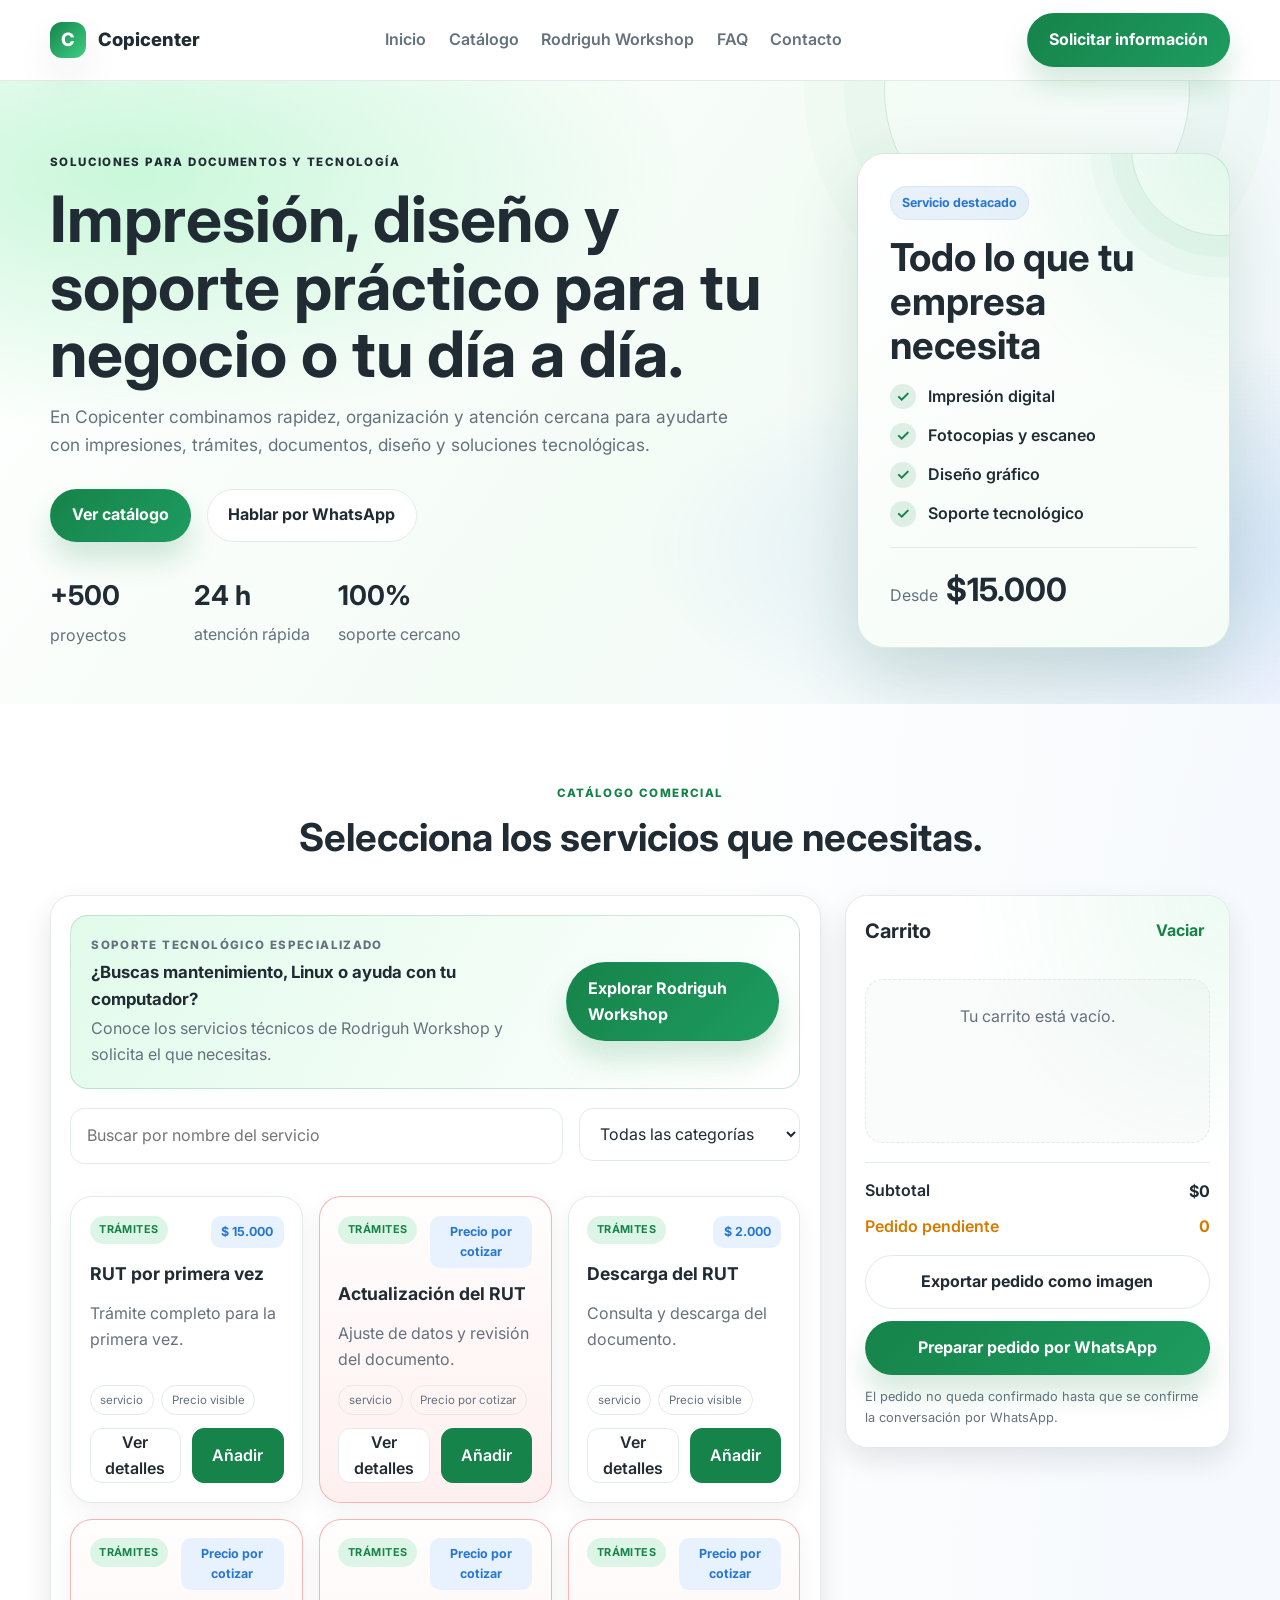
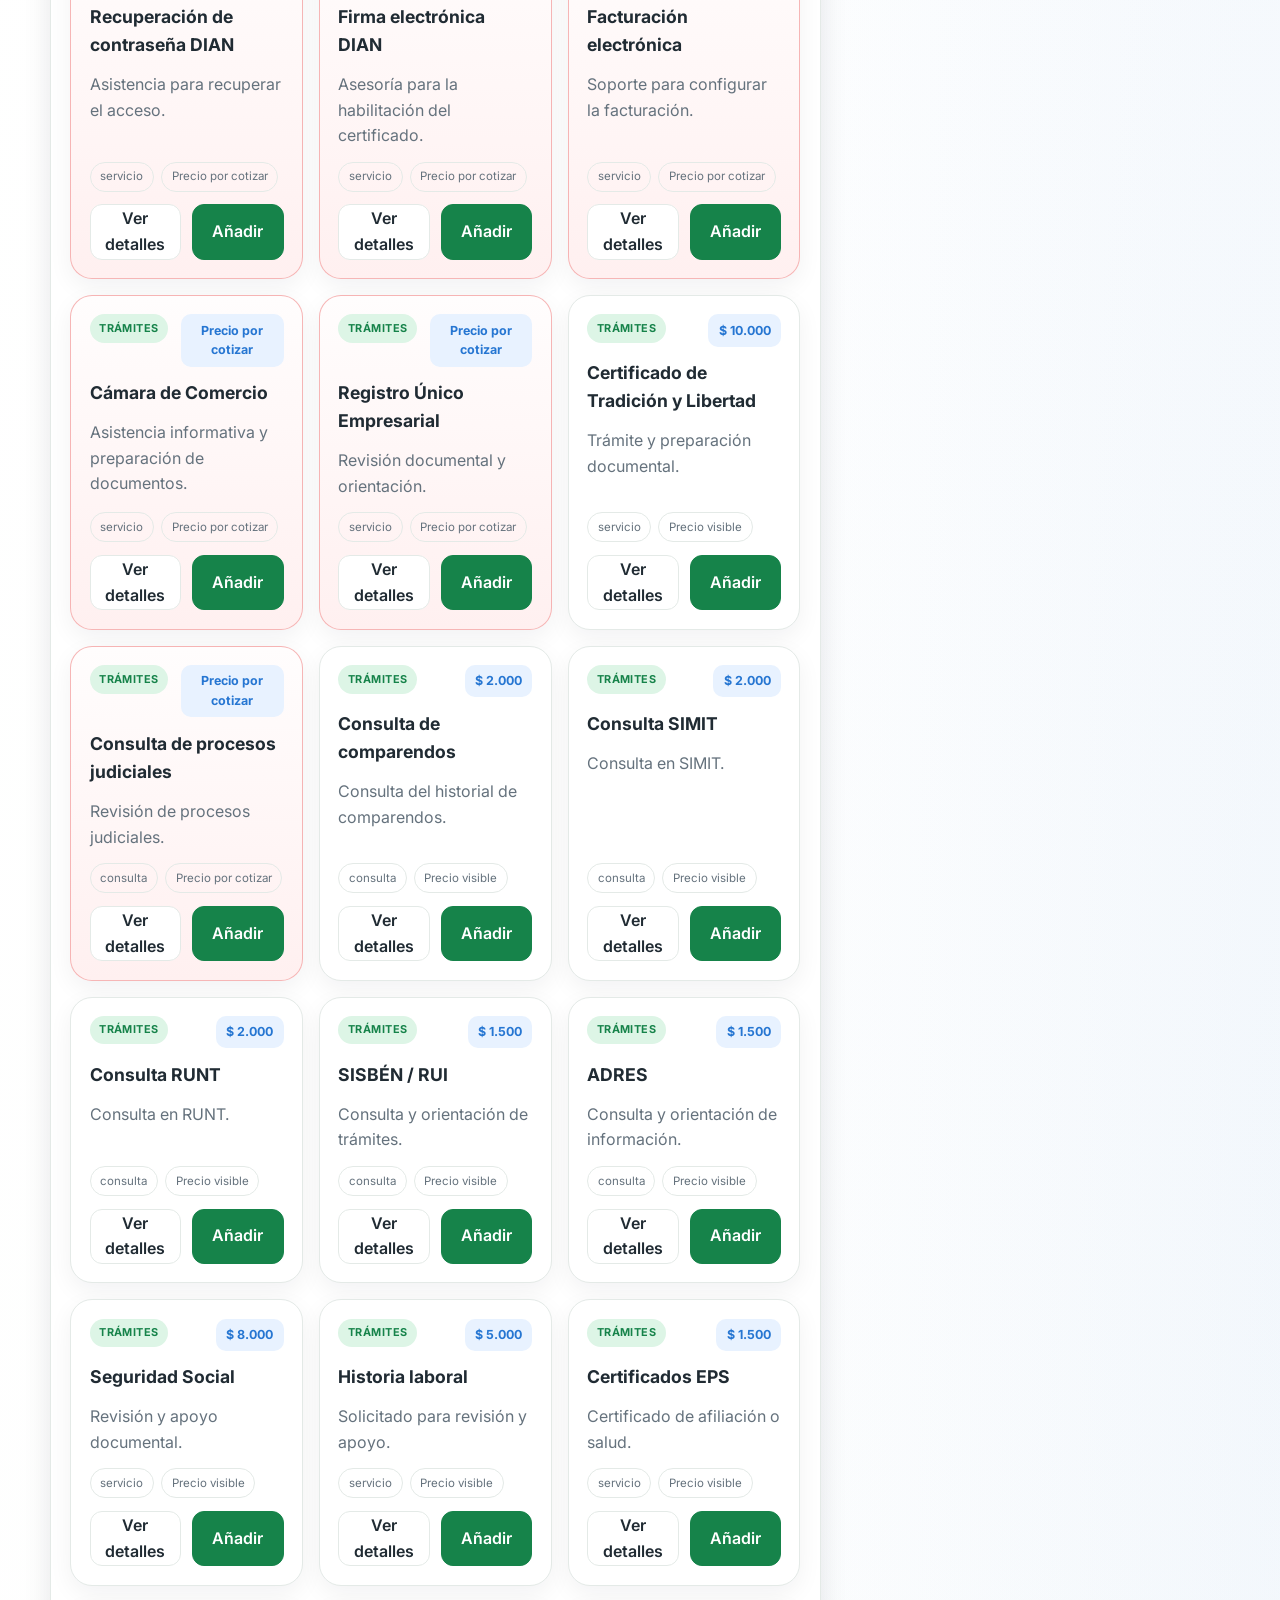
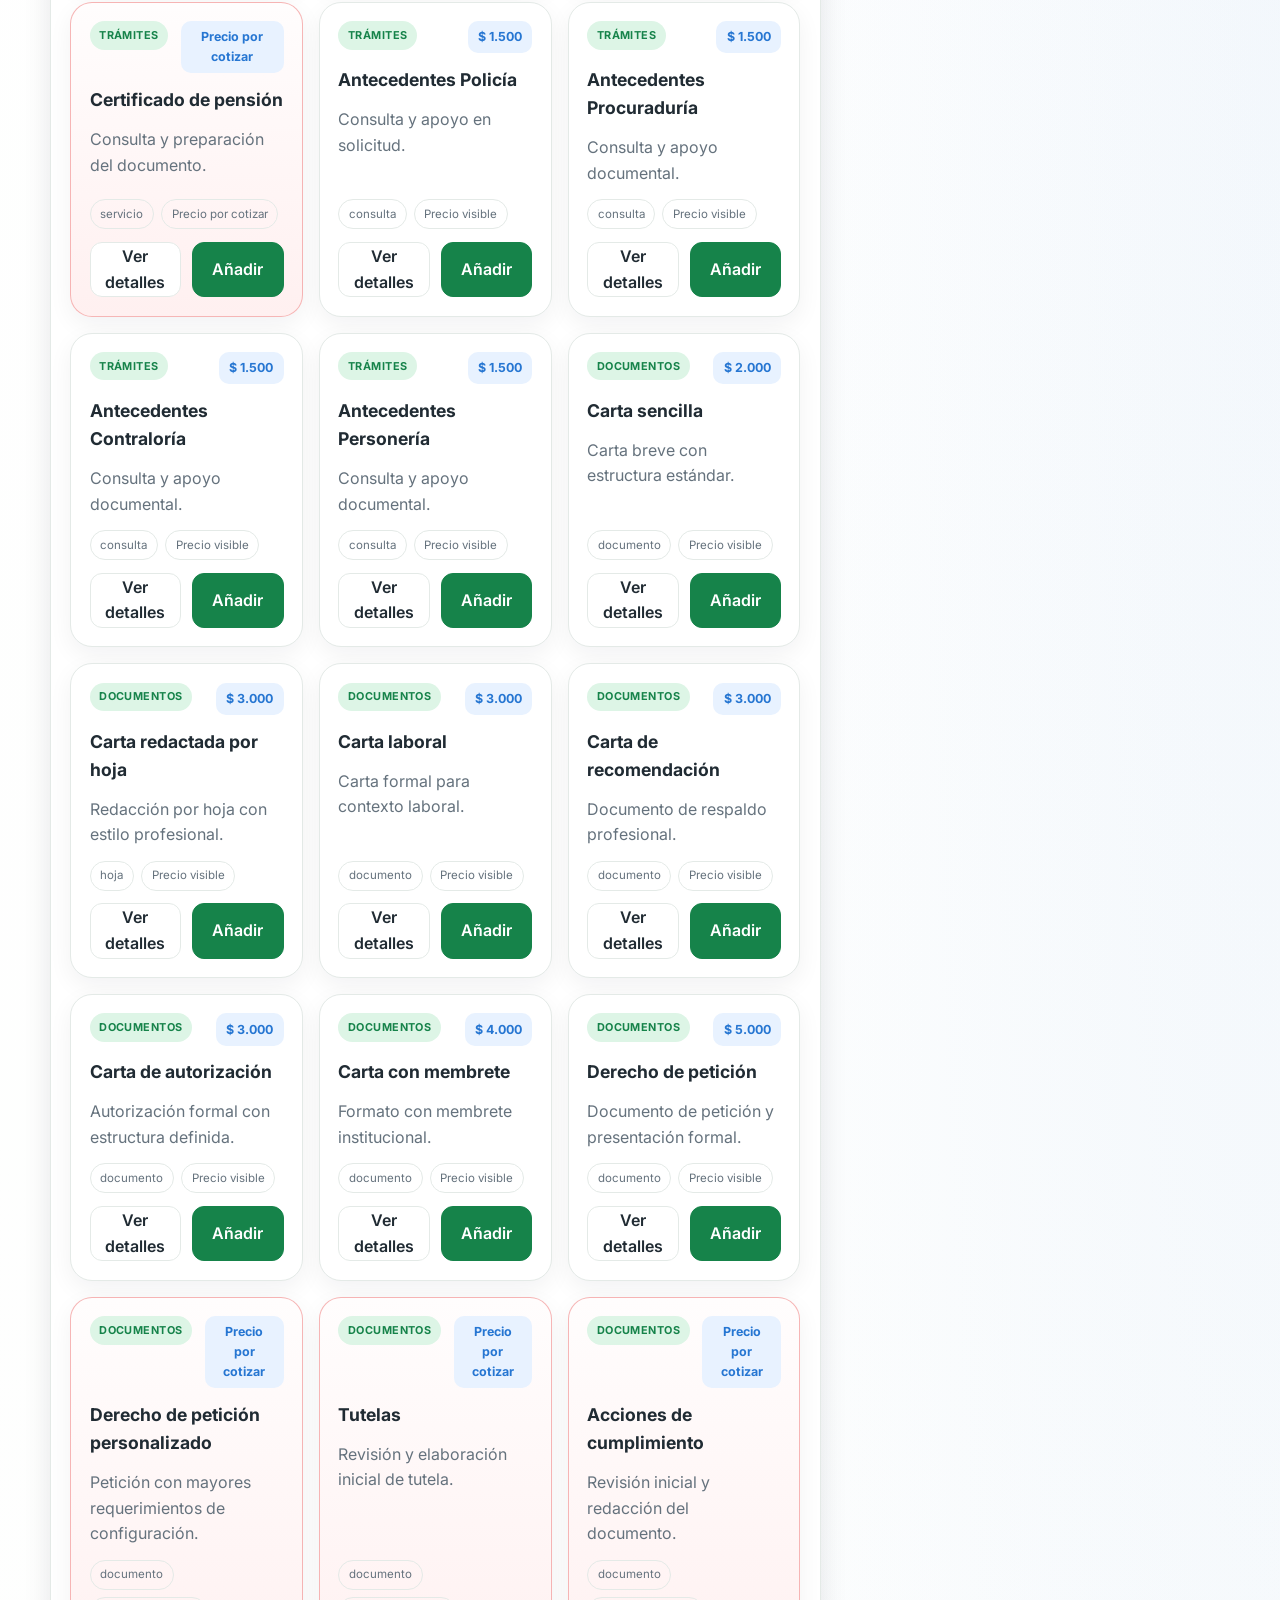
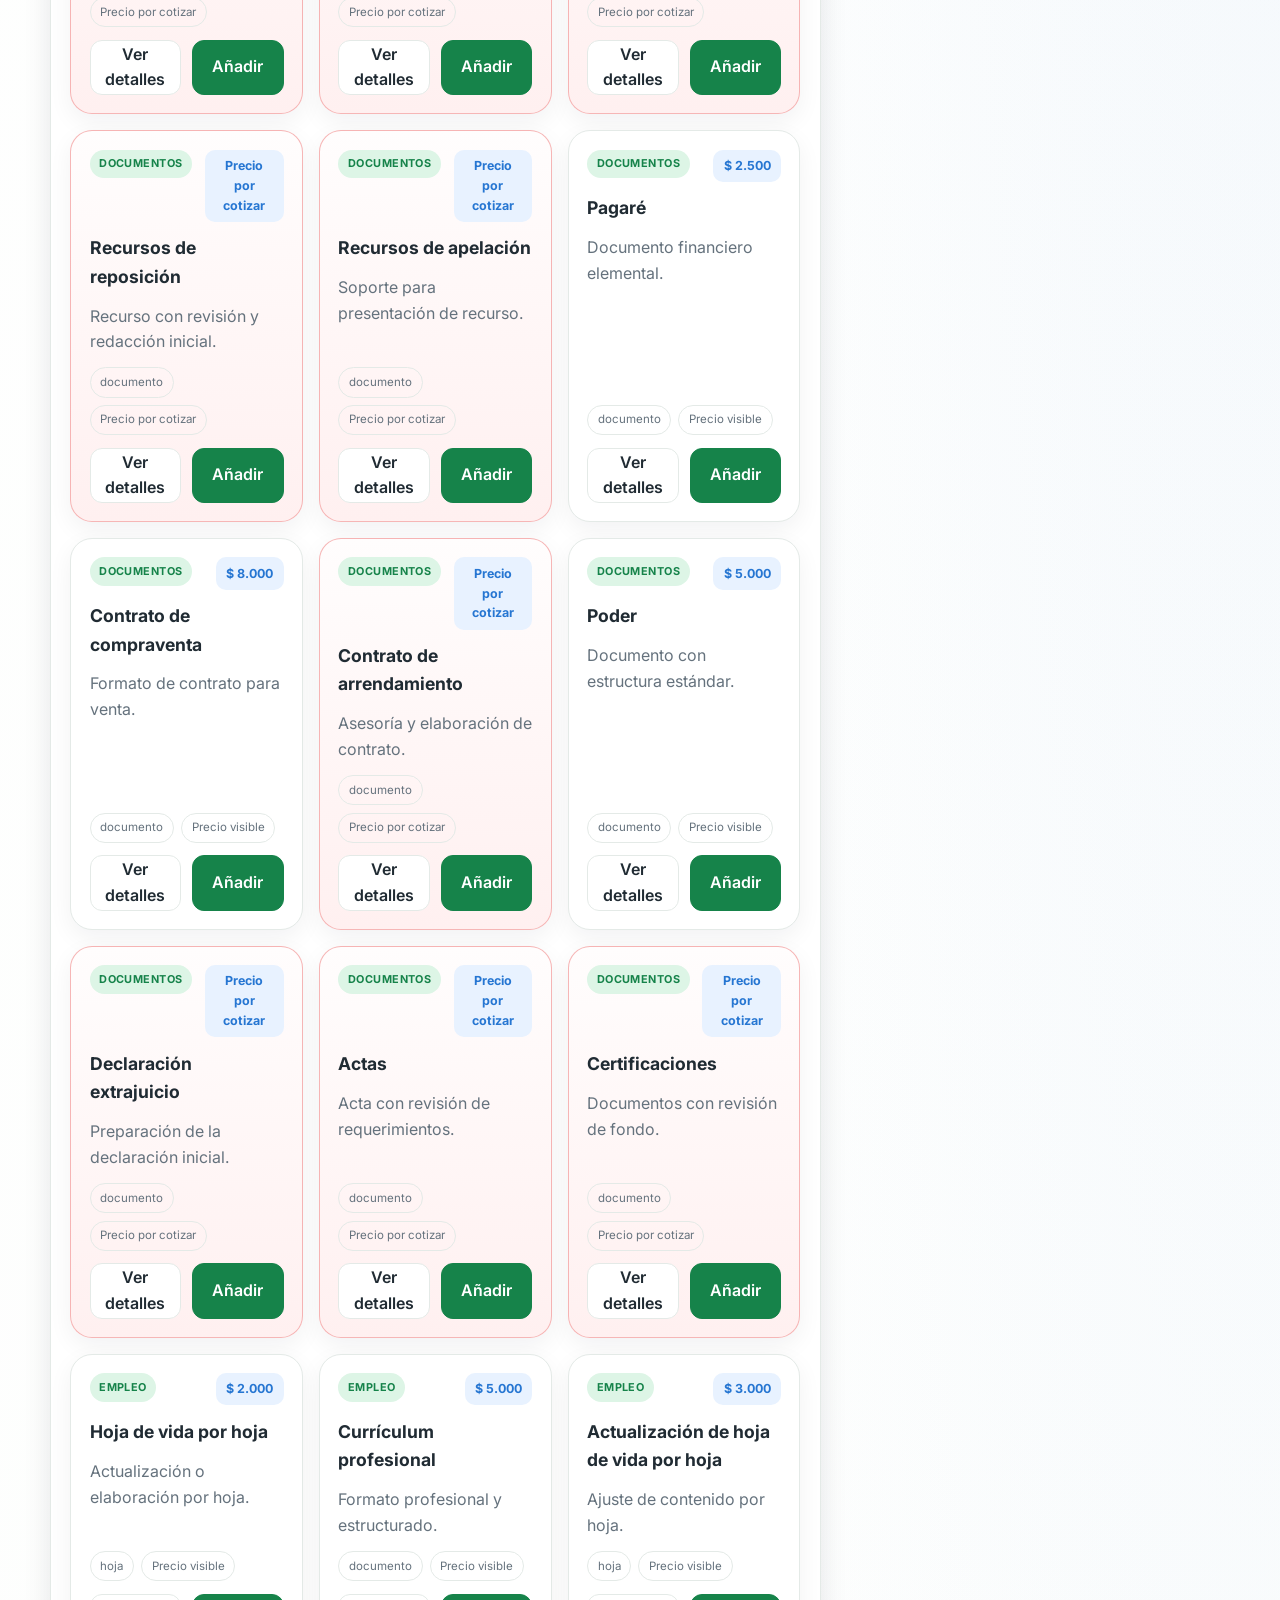
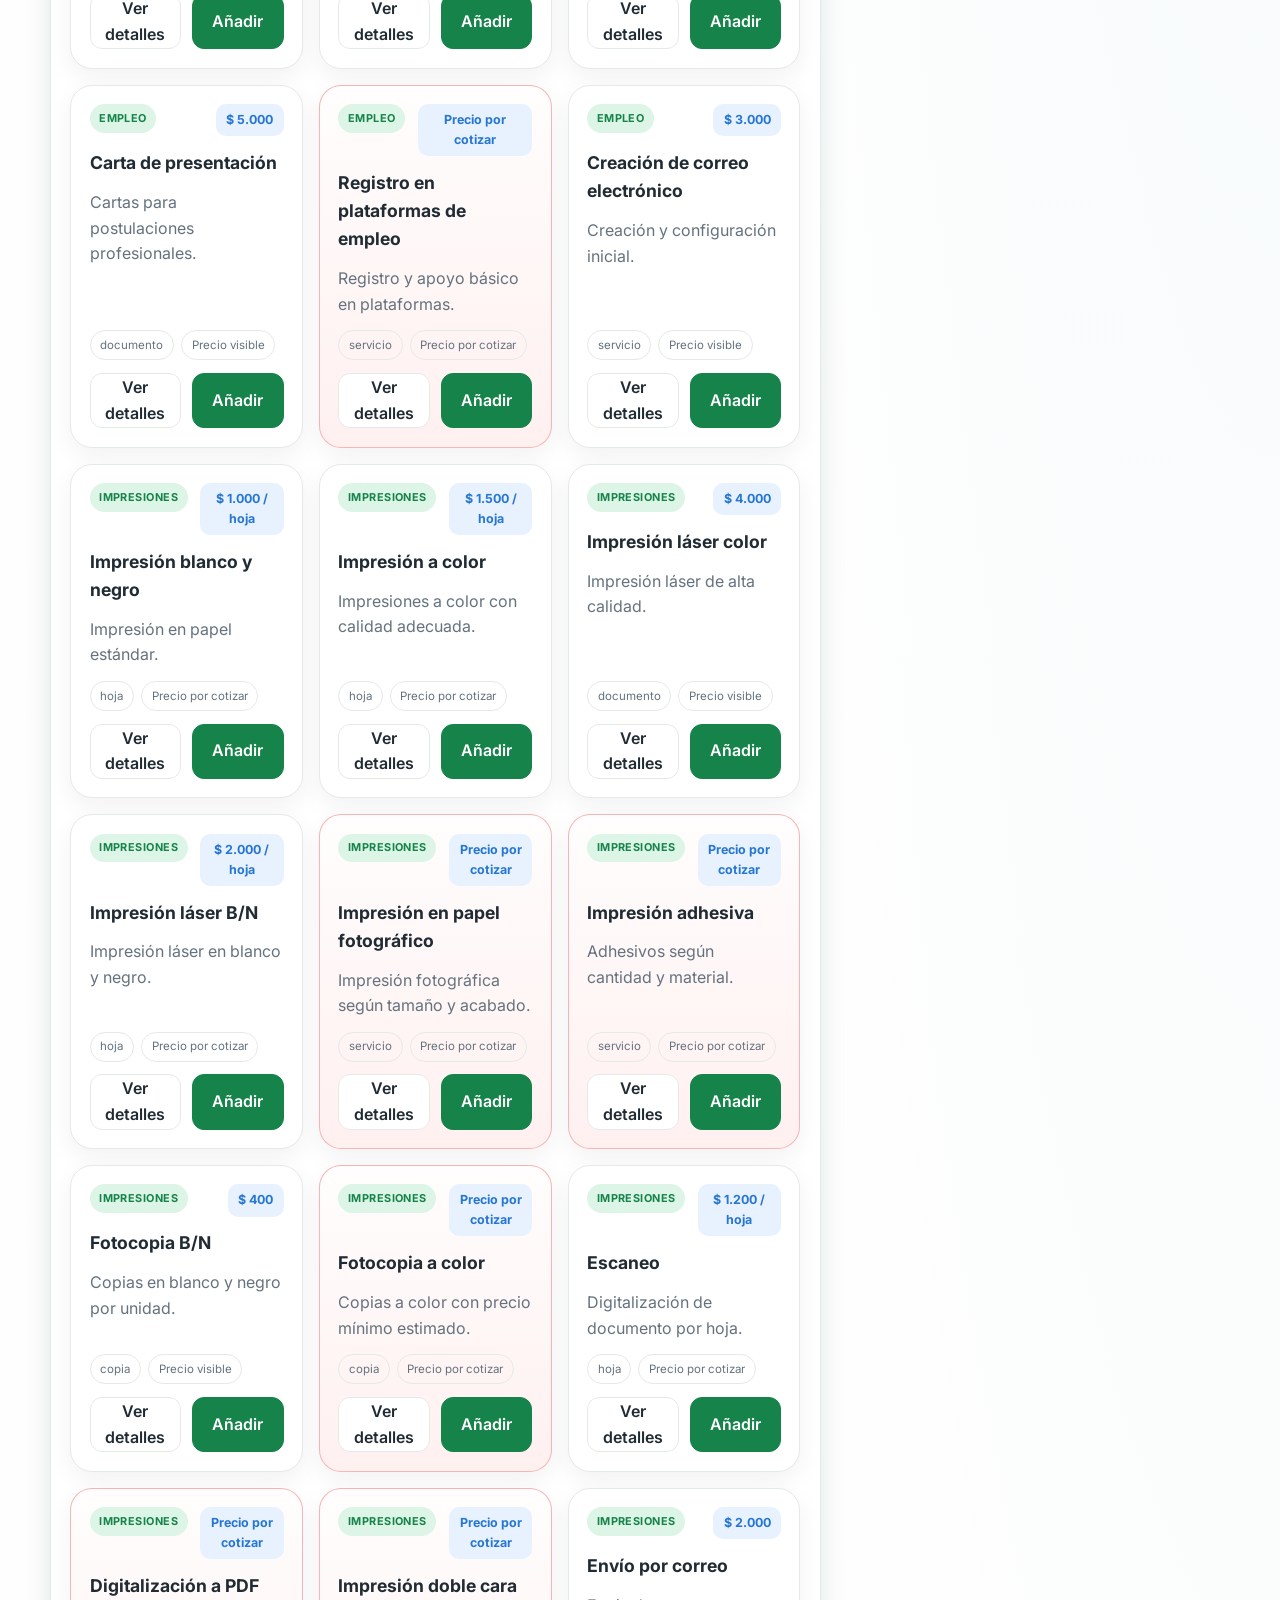
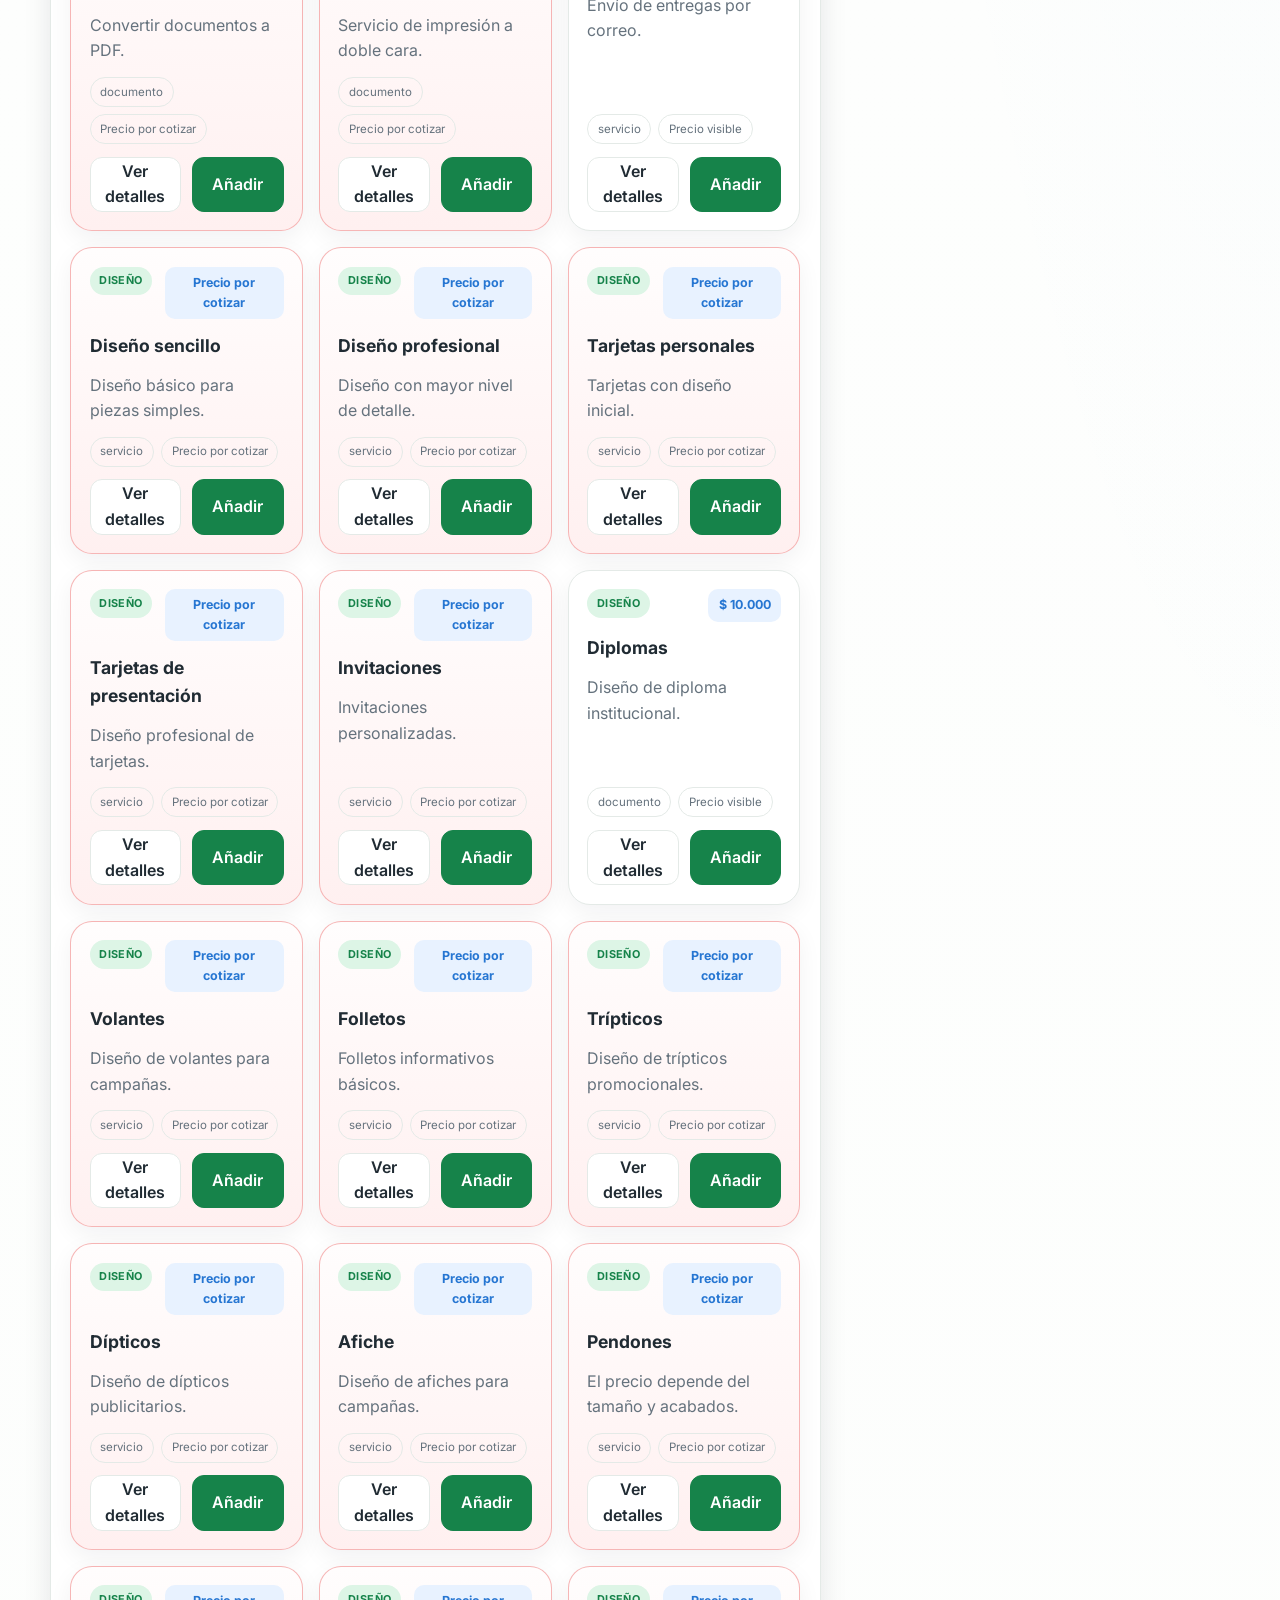
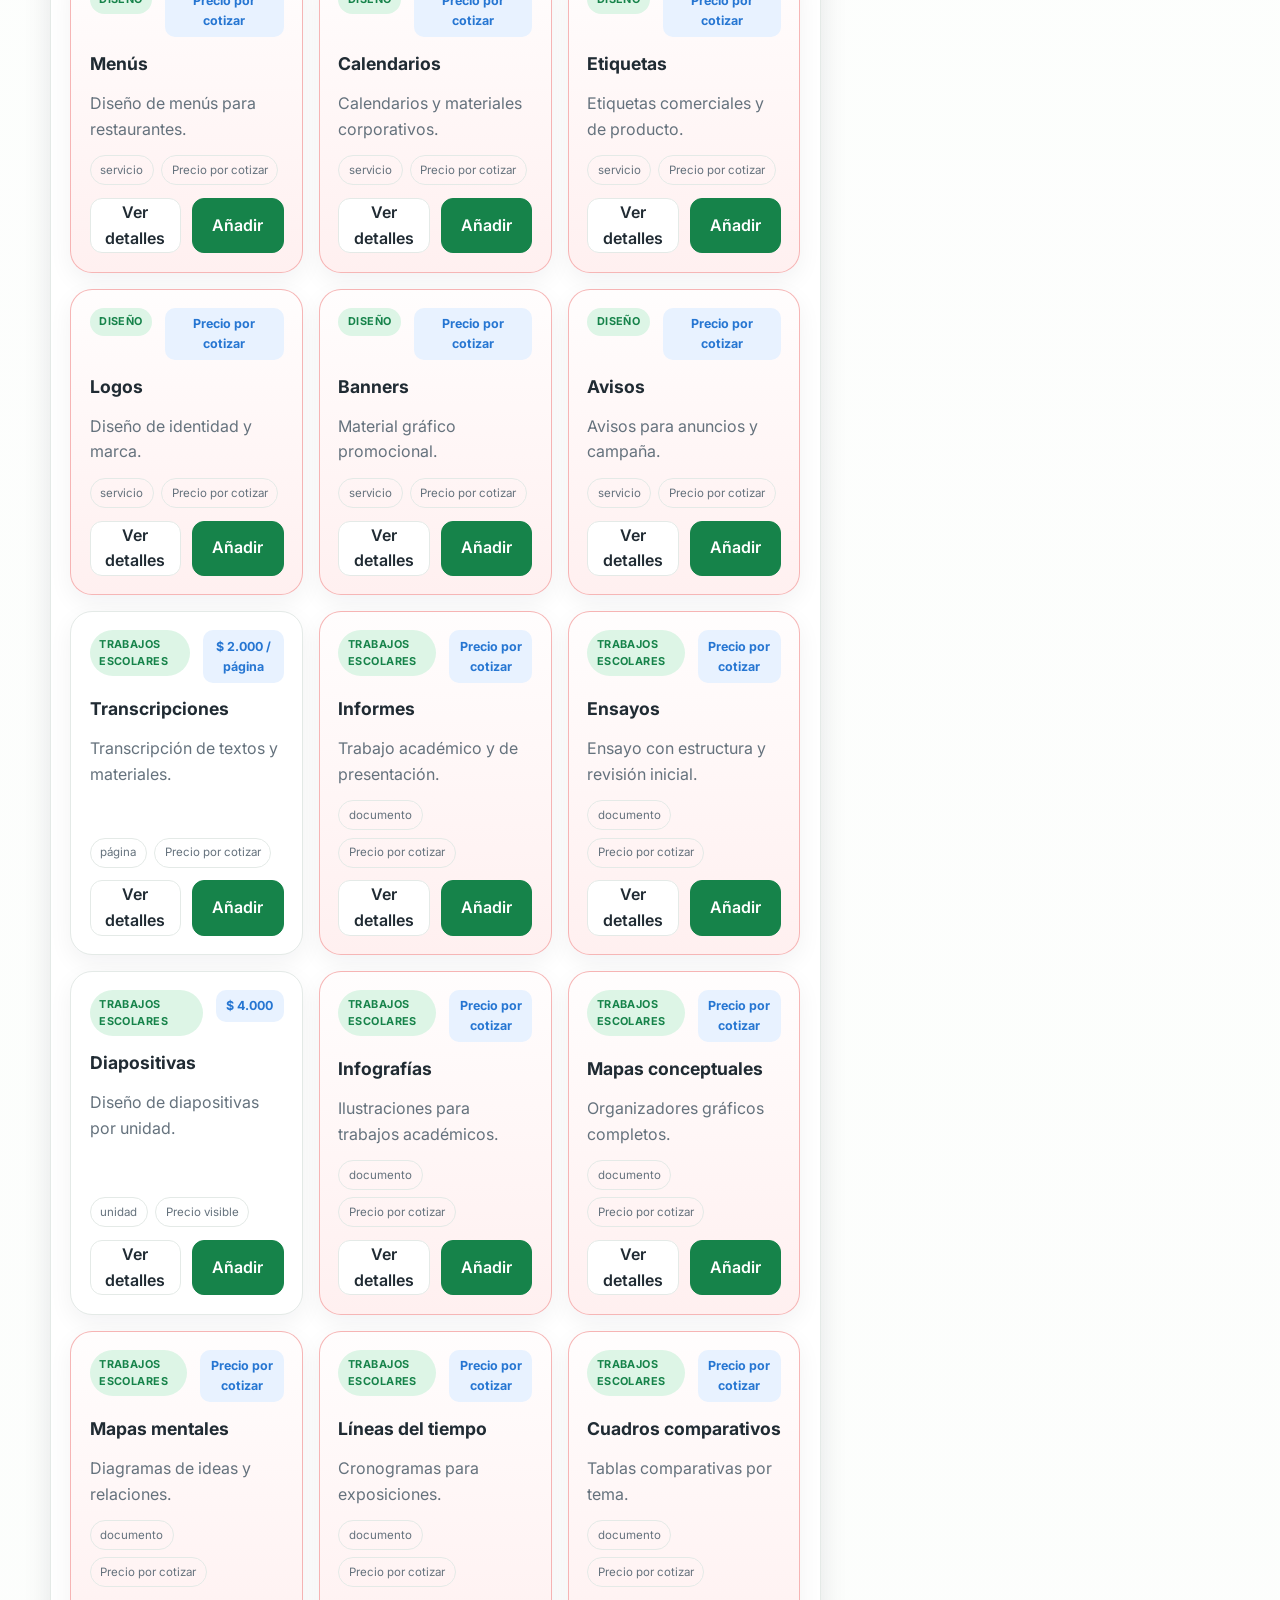
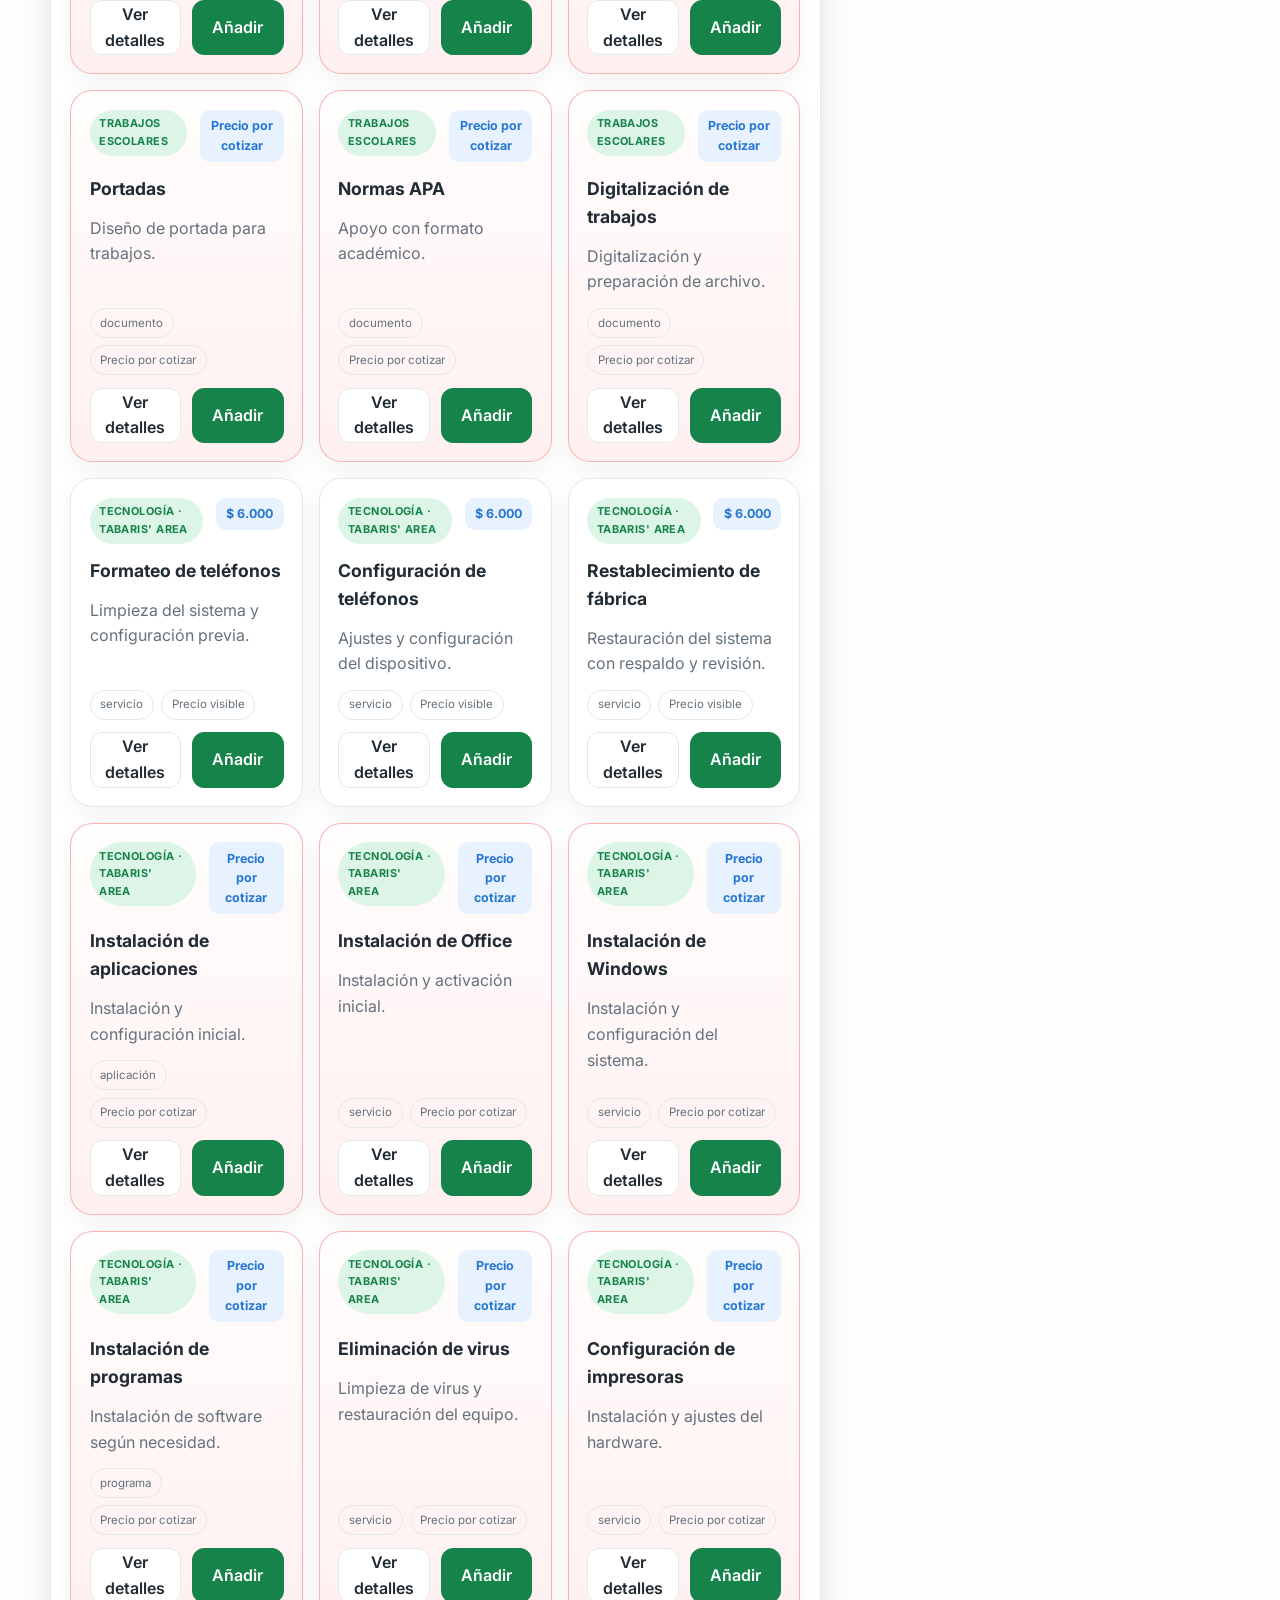
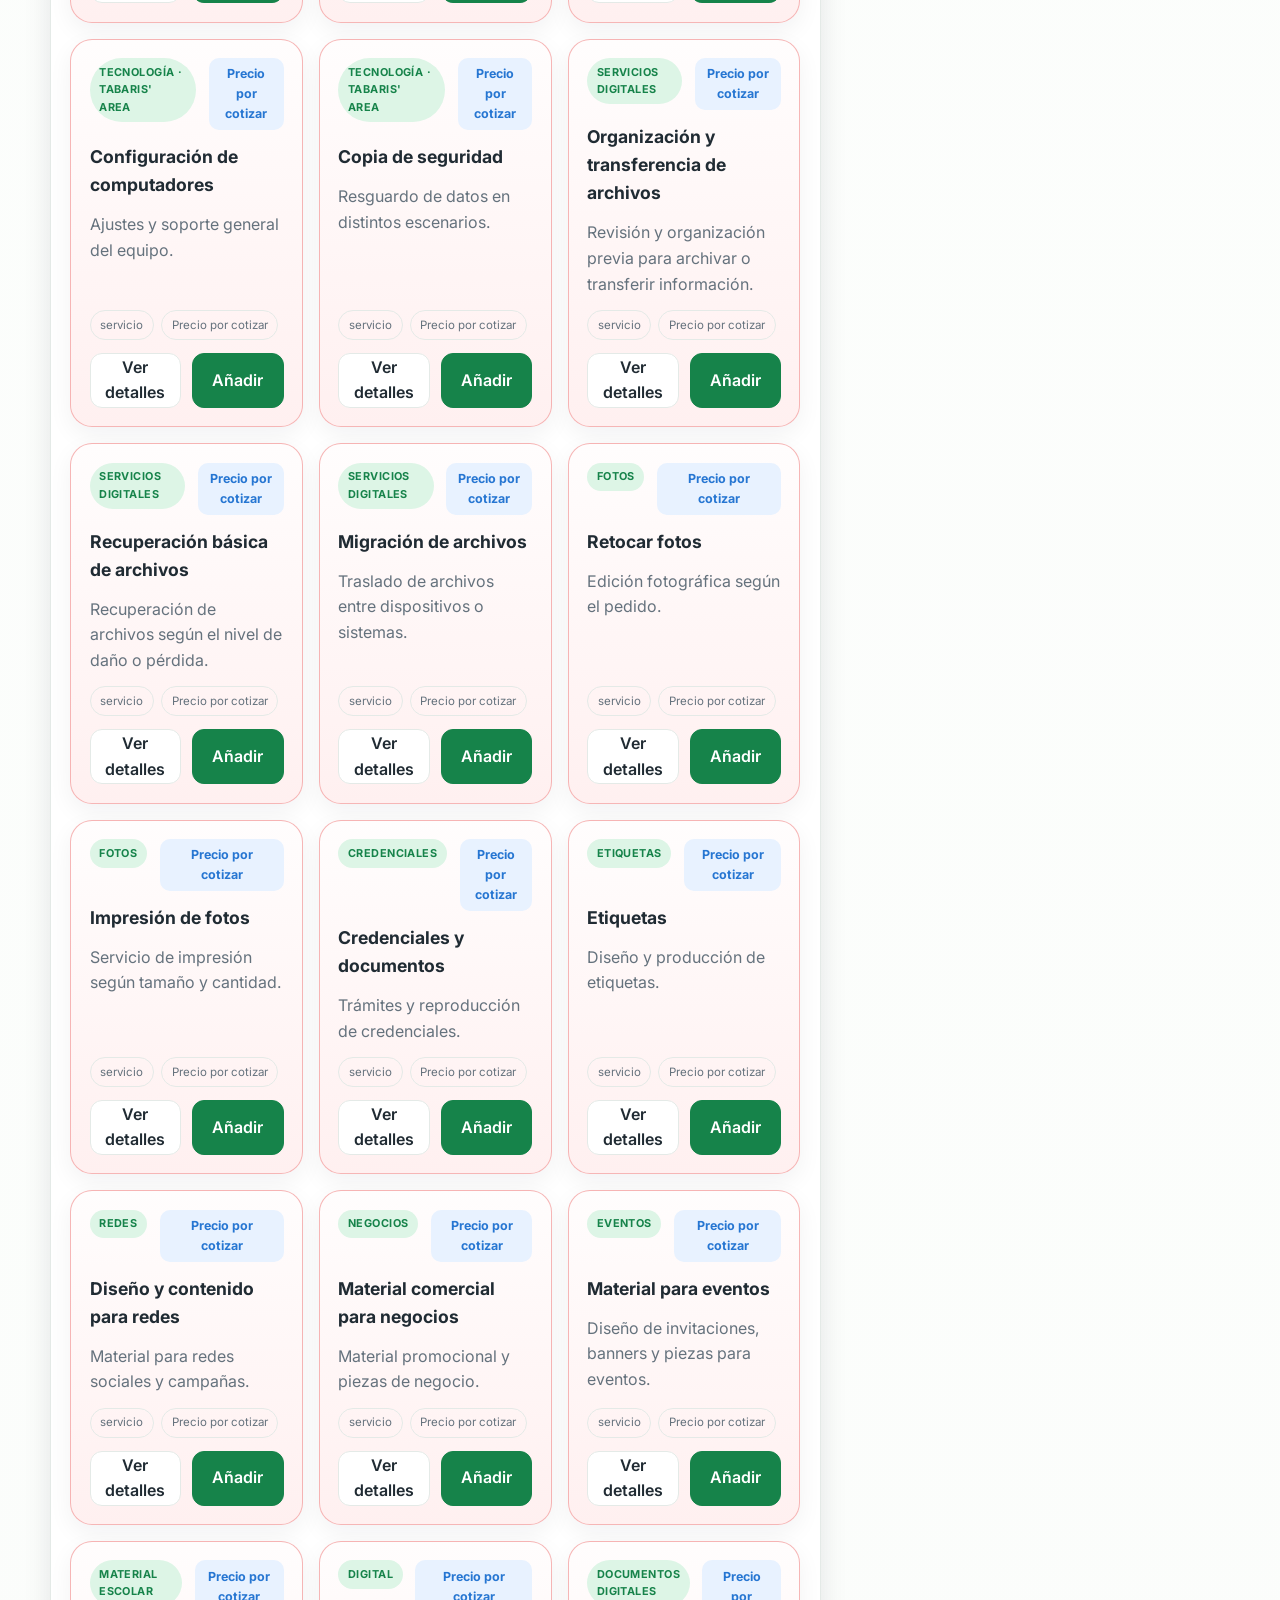
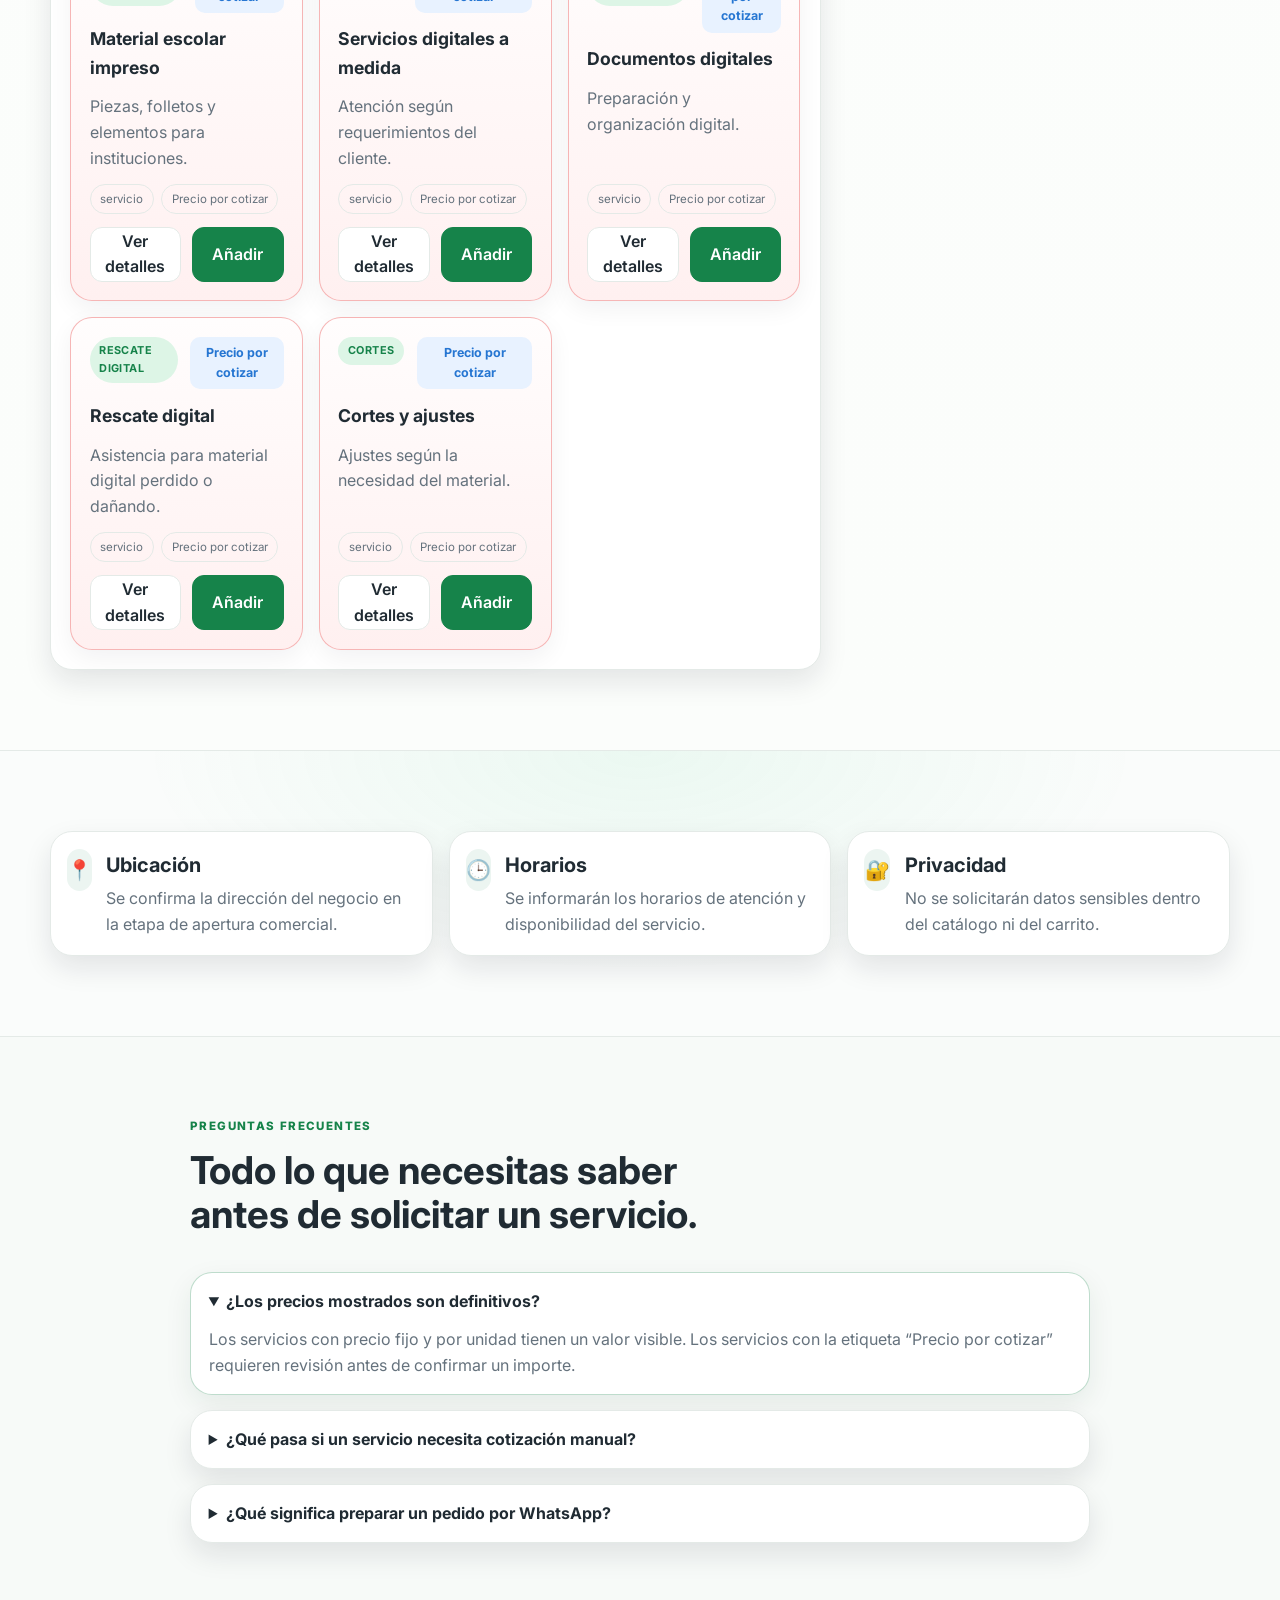
<file: index.html>
<!DOCTYPE html>
<html lang="es">
  <head>
    <meta charset="UTF-8" />
    <meta name="viewport" content="width=device-width, initial-scale=1.0" />
    <meta
      name="description"
      content="Copicenter ofrece impresiones, documentos, diseño gráfico y soporte tecnológico con Rodrigoh Workshop."
    />
    <meta name="theme-color" content="#16834A" />
    <title>Copicenter | Impresión, documentos y tecnología</title>
    <link rel="icon" type="image/svg+xml" href="assets/favicon.svg" />
    <link rel="preconnect" href="https://fonts.googleapis.com" />
    <link rel="preconnect" href="https://fonts.gstatic.com" crossorigin />
    <link
      href="https://fonts.googleapis.com/css2?family=Inter:wght@400;500;600;700;800&display=swap"
      rel="stylesheet"
    />
    <link rel="stylesheet" href="styles/styles.css" />
    <script defer src="scripts/app.js"></script>
  </head>
  <body>
    <header class="site-header">
      <div class="container nav-wrap">
        <a href="#inicio" class="brand" aria-label="Volver al inicio">
          <span class="brand-mark">C</span>
          <span>Copicenter</span>
        </a>

        <nav class="main-nav" aria-label="Navegación principal">
          <a href="#inicio">Inicio</a>
          <a href="#catalogo">Catálogo</a>
          <a href="./rodriguh-workshop.html">Rodriguh Workshop</a>
          <a href="#faq">FAQ</a>
          <a href="#contacto">Contacto</a>
        </nav>

        <a class="button button-primary" href="#catalogo">Solicitar información</a>
      </div>
    </header>

    <main>
      <section class="hero theme-copicenter" id="inicio">
        <div class="container hero-grid">
          <div class="hero-copy">
            <p class="eyebrow">Soluciones para documentos y tecnología</p>
            <h1>Impresión, diseño y soporte práctico para tu negocio o tu día a día.</h1>
            <p class="lead">
              En Copicenter combinamos rapidez, organización y atención cercana para ayudarte con
              impresiones, trámites, documentos, diseño y soluciones tecnológicas.
            </p>

            <div class="hero-actions">
              <a class="button button-primary" href="#catalogo">Ver catálogo</a>
              <button class="button button-secondary" type="button" data-open-whatsapp>
                Hablar por WhatsApp
              </button>
            </div>

            <ul class="hero-stats" aria-label="estadísticas del servicio">
              <li><strong>+500</strong><span>proyectos</span></li>
              <li><strong>24 h</strong><span>atención rápida</span></li>
              <li><strong>100%</strong><span>soporte cercano</span></li>
            </ul>
          </div>

          <div class="hero-card" aria-label="Resumen del servicio destacado">
            <div class="card-badge">Servicio destacado</div>
            <h2>Todo lo que tu empresa necesita</h2>
            <ul>
              <li>Impresión digital</li>
              <li>Fotocopias y escaneo</li>
              <li>Diseño gráfico</li>
              <li>Soporte tecnológico</li>
            </ul>
            <div class="mini-price">
              <span>Desde</span>
              <strong>$15.000</strong>
            </div>
          </div>
        </div>
      </section>

      <section class="catalog-section section" id="catalogo">
        <div class="container">
          <div class="section-heading">
            <p class="eyebrow eyebrow-green">Catálogo comercial</p>
            <h2>Selecciona los servicios que necesitas.</h2>
          </div>

          <div class="catalog-layout">
            <div class="catalog-panel">
              <aside class="catalog-workshop-promo" aria-label="Servicios de Rodriguh Workshop">
                <div>
                  <p class="eyebrow eyebrow-green">Soporte tecnológico especializado</p>
                  <h3>¿Buscas mantenimiento, Linux o ayuda con tu computador?</h3>
                  <p>Conoce los servicios técnicos de Rodriguh Workshop y solicita el que necesitas.</p>
                </div>
                <a class="button button-primary" href="./rodriguh-workshop.html#catalogo">
                  Explorar Rodriguh Workshop
                </a>
              </aside>

              <div class="toolbar" aria-label="Buscador y filtros">
                <label class="search-field">
                  <span class="sr-only">Buscar servicio</span>
                  <input id="catalog-search" type="search" placeholder="Buscar por nombre del servicio" />
                </label>

                <label class="filter-field">
                  <span class="sr-only">Filtrar por categoría</span>
                  <select id="category-filter">
                    <option value="all">Todas las categorías</option>
                  </select>
                </label>
              </div>

              <div id="catalog-list" class="service-grid" aria-live="polite"></div>
              <div id="catalog-empty" class="empty-state hidden" aria-live="polite">
                No se encontraron servicios con esos criterios.
              </div>
            </div>

            <aside class="cart-panel" aria-label="Carrito de compras">
              <div class="cart-header">
                <h3>Carrito</h3>
                <button id="clear-cart" class="link-button" type="button">Vaciar</button>
              </div>

              <div id="cart-items" class="cart-items"></div>

              <div class="cart-summary">
                <div class="summary-line">
                  <span>Subtotal</span>
                  <strong id="cart-subtotal">$0</strong>
                </div>
                <div class="summary-line warning">
                  <span>Pedido pendiente</span>
                  <strong id="manual-items-count">0</strong>
                </div>
              </div>

              <div class="cart-actions">
                <button id="export-cart-image" class="button button-secondary" type="button">
                  Exportar pedido como imagen
                </button>
                <button id="prepare-whatsapp" class="button button-primary" type="button">
                  Preparar pedido por WhatsApp
                </button>
                <p class="cart-note">
                  El pedido no queda confirmado hasta que se confirme la conversación por WhatsApp.
                </p>
              </div>
            </aside>
          </div>
        </div>
      </section>

      <section class="section info-strip">
        <div class="container info-grid">
          <div class="info-card">
            <span class="info-mark">📍</span>
            <div>
              <h3>Ubicación</h3>
              <p>Se confirma la dirección del negocio en la etapa de apertura comercial.</p>
            </div>
          </div>
          <div class="info-card">
            <span class="info-mark">🕒</span>
            <div>
              <h3>Horarios</h3>
              <p>Se informarán los horarios de atención y disponibilidad del servicio.</p>
            </div>
          </div>
          <div class="info-card">
            <span class="info-mark">🔐</span>
            <div>
              <h3>Privacidad</h3>
              <p>No se solicitarán datos sensibles dentro del catálogo ni del carrito.</p>
            </div>
          </div>
        </div>
      </section>

      <section class="section faq-section" id="faq">
        <div class="container faq-shell">
          <div class="section-heading left">
            <p class="eyebrow eyebrow-green">Preguntas frecuentes</p>
            <h2>Todo lo que necesitas saber antes de solicitar un servicio.</h2>
          </div>

          <div class="faq-list">
            <details open>
              <summary>¿Los precios mostrados son definitivos?</summary>
              <p>
                Los servicios con precio fijo y por unidad tienen un valor visible. Los servicios con la etiqueta
                “Precio por cotizar” requieren revisión antes de confirmar un importe.
              </p>
            </details>

            <details>
              <summary>¿Qué pasa si un servicio necesita cotización manual?</summary>
              <p>
                Se conserva en el carrito como un servicio pendiente y se incluye en el mensaje de WhatsApp para
                revisar los detalles antes de confirmar una tarifa final.
              </p>
            </details>

            <details>
              <summary>¿Qué significa preparar un pedido por WhatsApp?</summary>
              <p>
                Es una solicitud comercial preliminar. No reemplaza la confirmación final del negocio ni la
                conversación directa con el cliente.
              </p>
            </details>
          </div>
        </div>
      </section>
    </main>

    <footer class="site-footer" id="contacto">
      <div class="container footer-wrap">
        <div class="footer-contact">
          <div>
            <p class="footer-brand">Contacto Copicenter</p>
            <p>Escríbenos directamente por WhatsApp y envía tu pedido.</p>
            <a class="footer-phone" href="https://wa.me/573000290582" target="_blank" rel="noopener">
              WhatsApp: +57 300 029 0582
            </a>
          </div>

          <div class="contact-actions">
            <button id="contact-whatsapp" class="button button-primary" type="button">
              Enviar pedido por WhatsApp
            </button>
            <p class="contact-note">
              Se abrirá el WhatsApp del receptor con el resumen del pedido. La imagen del carrito se descargará
              para que puedas adjuntarla en el chat.
            </p>
            <p id="contact-alert" class="contact-alert" role="status" aria-live="polite"></p>
          </div>
        </div>

        <div class="footer-links">
          <a href="#catalogo">Catálogo</a>
          <a href="./rodriguh-workshop.html">Rodriguh Workshop</a>
          <a href="#faq">FAQ</a>
          <a href="#inicio">Volver arriba</a>
        </div>
      </div>
    </footer>
  </body>
</html>
</file>
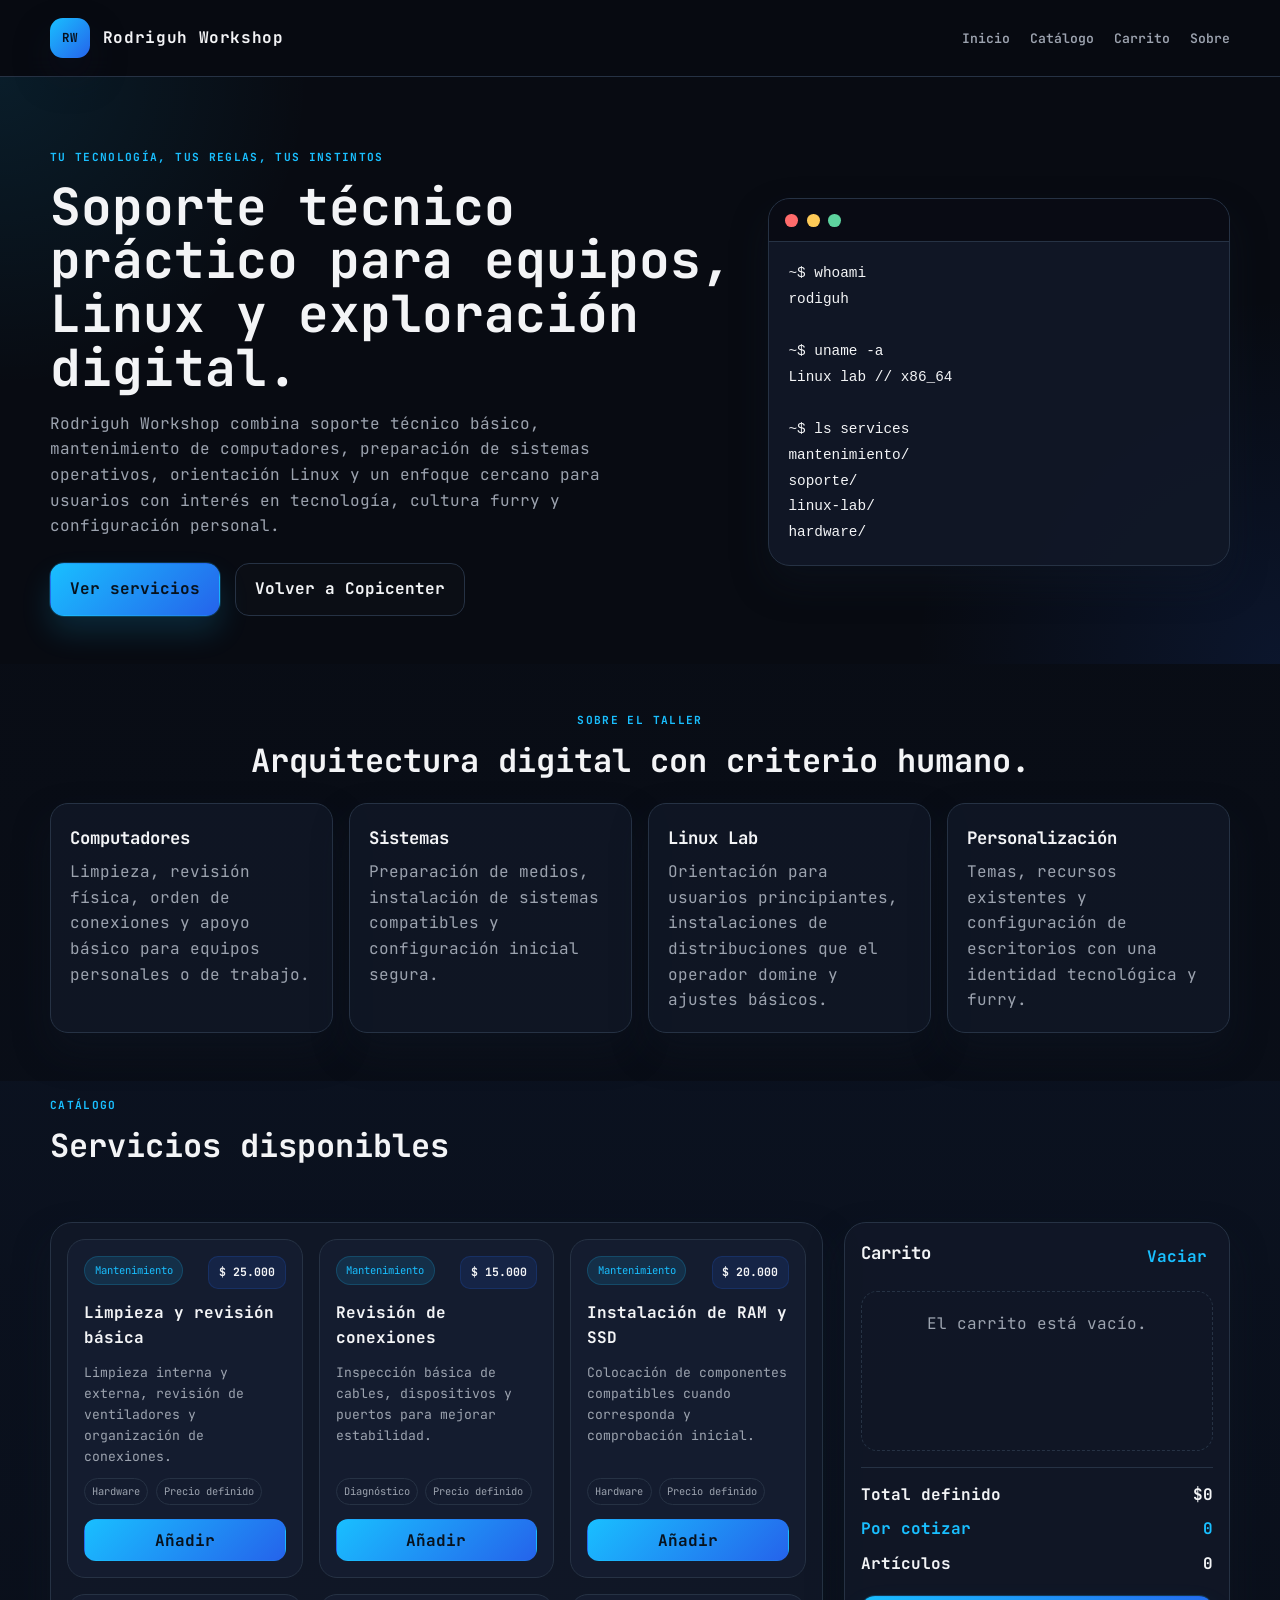
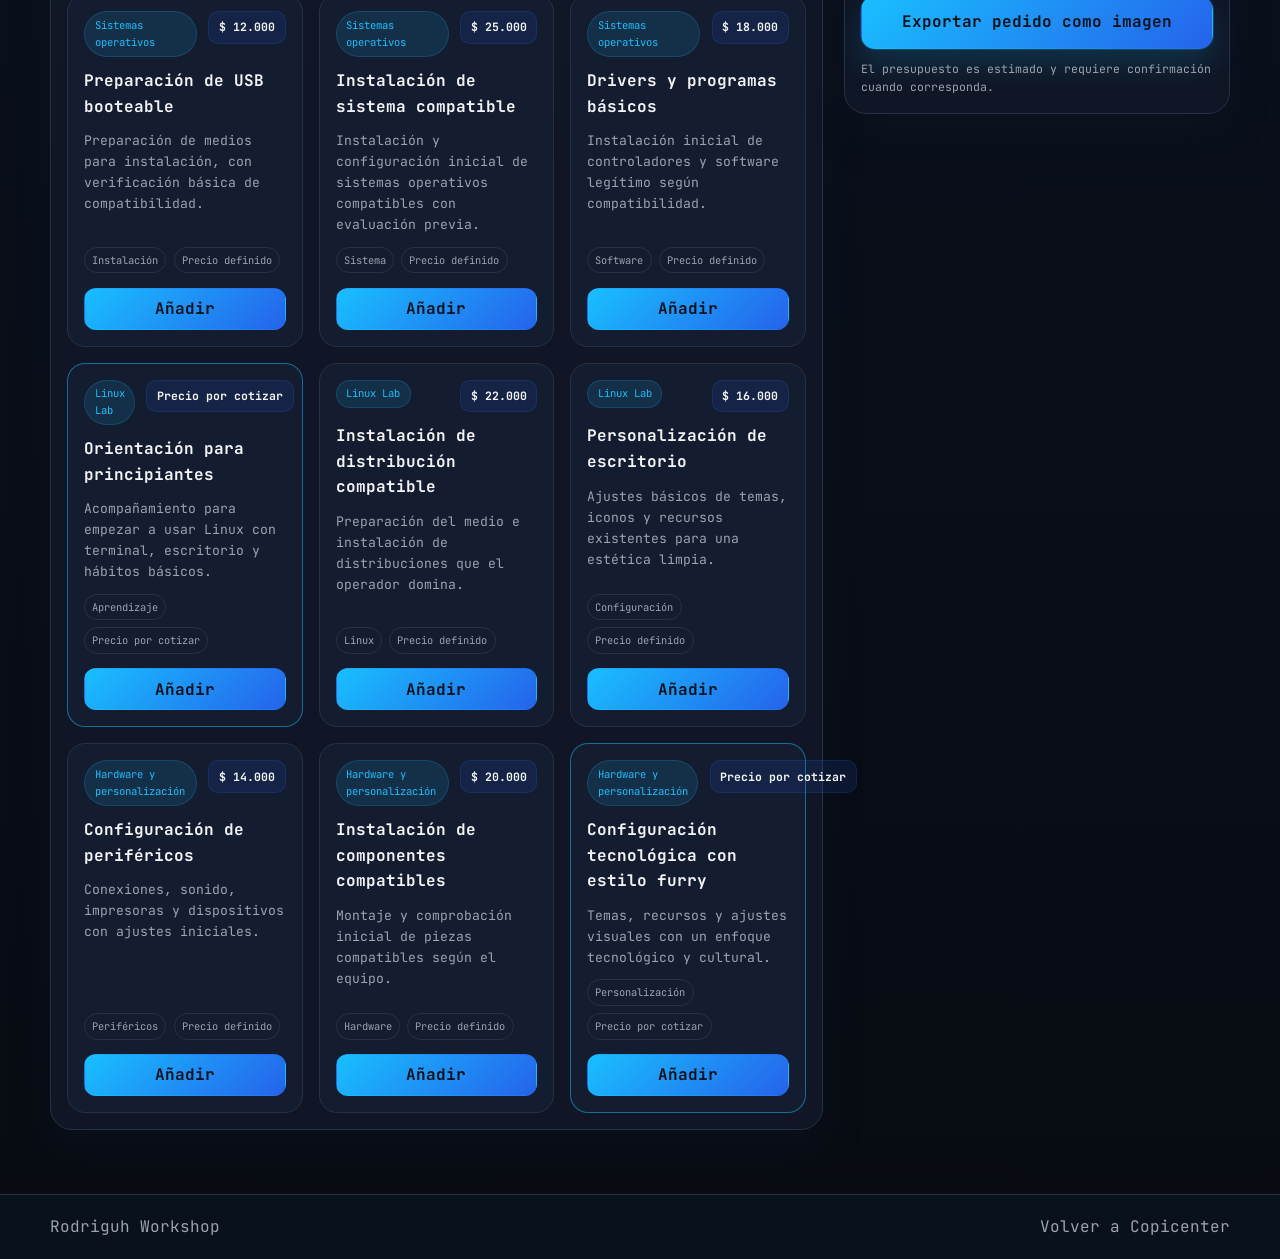
<file: rodriguh-workshop.html>
<!DOCTYPE html>
<html lang="es">
  <head>
    <meta charset="UTF-8" />
    <meta name="viewport" content="width=device-width, initial-scale=1.0" />
    <meta
      name="description"
      content="Rodriguh Workshop: mantenimiento de computadores, Linux, sistemas operativos y soporte tecnológico con identidad oscura y tecnológica."
    />
    <meta name="theme-color" content="#080B12" />
    <title>Rodriguh Workshop</title>
    <link rel="preconnect" href="https://fonts.googleapis.com" />
    <link rel="preconnect" href="https://fonts.gstatic.com" crossorigin />
    <link
      href="https://fonts.googleapis.com/css2?family=JetBrains+Mono:wght@400;500;600;700&display=swap"
      rel="stylesheet"
    />
    <link rel="stylesheet" href="styles/rodriguh-workshop.css" />
    <script defer src="scripts/rodriguh-workshop.js"></script>
  </head>
  <body>
    <header class="rw-header">
      <div class="container rw-nav">
        <a class="rw-brand" href="./index.html" aria-label="Volver a Copicenter">
          <span class="rw-brand-mark">RW</span>
          <span>Rodriguh Workshop</span>
        </a>

        <nav class="rw-nav-links" aria-label="Navegación del taller">
          <a href="#inicio">Inicio</a>
          <a href="#catalogo">Catálogo</a>
          <a href="#carrito">Carrito</a>
          <a href="#sobre">Sobre</a>
        </nav>
      </div>
    </header>

    <main>
      <section class="rw-hero" id="inicio">
        <div class="container rw-hero-grid">
          <div>
            <p class="rw-kicker">Tu tecnología, tus reglas, tus instintos</p>
            <h1>Soporte técnico práctico para equipos, Linux y exploración digital.</h1>
            <p class="rw-intro">
              Rodriguh Workshop combina soporte técnico básico, mantenimiento de computadores,
              preparación de sistemas operativos, orientación Linux y un enfoque cercano para usuarios
              con interés en tecnología, cultura furry y configuración personal.
            </p>

            <div class="rw-hero-actions">
              <a class="rw-button rw-button-primary" href="#catalogo">Ver servicios</a>
              <a class="rw-button rw-button-secondary" href="./index.html">Volver a Copicenter</a>
            </div>
          </div>

          <div class="rw-terminal-panel" aria-label="Resumen del taller">
            <div class="rw-terminal-header">
              <span></span>
              <span></span>
              <span></span>
            </div>
            <pre>~$ whoami
rodiguh

~$ uname -a
Linux lab // x86_64

~$ ls services
mantenimiento/
soporte/
linux-lab/
hardware/
</pre>
          </div>
        </div>
      </section>

      <section class="container rw-section" id="sobre">
        <div class="rw-section-heading">
          <p class="rw-kicker">Sobre el taller</p>
          <h2>Arquitectura digital con criterio humano.</h2>
        </div>

        <div class="rw-feature-grid">
          <article class="rw-feature-card">
            <h3>Computadores</h3>
            <p>Limpieza, revisión física, orden de conexiones y apoyo básico para equipos personales o de trabajo.</p>
          </article>
          <article class="rw-feature-card">
            <h3>Sistemas</h3>
            <p>Preparación de medios, instalación de sistemas compatibles y configuración inicial segura.</p>
          </article>
          <article class="rw-feature-card">
            <h3>Linux Lab</h3>
            <p>Orientación para usuarios principiantes, instalaciones de distribuciones que el operador domine y ajustes básicos.</p>
          </article>
          <article class="rw-feature-card">
            <h3>Personalización</h3>
            <p>Temas, recursos existentes y configuración de escritorios con una identidad tecnológica y furry.</p>
          </article>
        </div>
      </section>

      <section class="rw-catalog-section" id="catalogo">
        <div class="container rw-catalog-shell">
          <div class="rw-section-heading left">
            <p class="rw-kicker">Catálogo</p>
            <h2>Servicios disponibles</h2>
          </div>

          <div class="rw-layout">
            <div class="rw-catalog-panel">
              <div id="rw-catalog" class="rw-catalog-grid" aria-live="polite"></div>
            </div>

            <aside class="rw-cart-panel" id="carrito" aria-label="Carrito del taller">
              <div class="rw-cart-header">
                <h3>Carrito</h3>
                <button id="rw-clear-cart" class="rw-link-button" type="button">Vaciar</button>
              </div>

              <div id="rw-cart-items" class="rw-cart-items" aria-live="polite"></div>

              <div class="rw-cart-summary">
                <div class="rw-summary-row">
                  <span>Total definido</span>
                  <strong id="rw-cart-total">$0</strong>
                </div>
                <div class="rw-summary-row pending">
                  <span>Por cotizar</span>
                  <strong id="rw-pending-count">0</strong>
                </div>
                <div class="rw-summary-row">
                  <span>Artículos</span>
                  <strong id="rw-item-count">0</strong>
                </div>
              </div>

              <div class="rw-cart-actions">
                <button id="rw-export-image" class="rw-button rw-button-primary" type="button">
                  Exportar pedido como imagen
                </button>
                <p class="rw-cart-note">El presupuesto es estimado y requiere confirmación cuando corresponda.</p>
              </div>
            </aside>
          </div>
        </div>
      </section>
    </main>

    <footer class="rw-footer">
      <div class="container rw-footer-wrap">
        <p>Rodriguh Workshop</p>
        <a href="./index.html">Volver a Copicenter</a>
      </div>
    </footer>
  </body>
</html>
</file>
<file: styles/styles.css>
:root {
  --copicenter-primary: #16834a;
  --copicenter-primary-soft: #ddf5e6;
  --copicenter-secondary: #2676d2;
  --copicenter-secondary-soft: #e8f2ff;
  --copicenter-red: #f4a6a6;
  --copicenter-red-soft: #fff0f0;
  --copicenter-bg: #ffffff;
  --copicenter-surface: #fafcfb;
  --copicenter-surface-strong: #ffffff;
  --copicenter-text: #202b33;
  --copicenter-text-soft: #65727d;
  --copicenter-border: #e4eae7;
  --copicenter-shadow: 0 18px 38px rgba(32, 43, 51, 0.08);

  --workshop-bg: #080b14;
  --workshop-surface: #101626;
  --workshop-surface-strong: #151e31;
  --workshop-neon: #00cfff;
  --workshop-electric: #1677ff;
  --workshop-cyan: #65f5ff;
  --workshop-text: #f3f7ff;
  --workshop-text-soft: #9baac4;
  --workshop-border: #263750;
  --workshop-glow: rgba(0, 207, 255, 0.28);

  --success: #10885a;
  --warning: #d77b00;
  --danger: #c64646;
  --shadow-soft: 0 12px 28px rgba(16, 24, 40, 0.1);
}

* {
  box-sizing: border-box;
}

html {
  scroll-behavior: smooth;
}

body {
  margin: 0;
  font-family: "Inter", sans-serif;
  background: var(--copicenter-bg);
  color: var(--copicenter-text);
  line-height: 1.6;
}

a {
  color: inherit;
  text-decoration: none;
}

button,
input,
select,
textarea {
  font: inherit;
}

button {
  cursor: pointer;
}

img {
  max-width: 100%;
  display: block;
}

.container {
  width: min(1180px, calc(100% - 2rem));
  margin: 0 auto;
}

.section {
  padding: 5rem 0;
}

.site-header {
  position: sticky;
  top: 0;
  z-index: 20;
  background: rgba(255, 255, 255, 0.9);
  backdrop-filter: blur(12px);
  border-bottom: 1px solid var(--copicenter-border);
}

.nav-wrap {
  min-height: 80px;
  display: flex;
  align-items: center;
  justify-content: space-between;
  gap: 1rem;
}

.brand {
  display: inline-flex;
  align-items: center;
  gap: 0.75rem;
  font-size: 1.15rem;
  font-weight: 800;
}

.brand-mark {
  width: 2.25rem;
  height: 2.25rem;
  display: grid;
  place-items: center;
  border-radius: 12px;
  background: linear-gradient(135deg, var(--copicenter-primary), #3ecf84);
  color: white;
  box-shadow: var(--copicenter-shadow);
}

.main-nav {
  display: flex;
  align-items: center;
  gap: 1.4rem;
  color: var(--copicenter-text-soft);
  font-weight: 600;
}

.main-nav a:hover,
.main-nav a:focus-visible {
  color: var(--copicenter-text);
}

.button {
  border: 1px solid transparent;
  border-radius: 999px;
  display: inline-flex;
  align-items: center;
  justify-content: center;
  min-height: 48px;
  padding: 0.8rem 1.3rem;
  font-weight: 700;
  transition: transform 0.2s ease, box-shadow 0.2s ease;
}

.button:hover,
.button:focus-visible {
  transform: translateY(-1px);
}

.button-primary {
  background: linear-gradient(135deg, var(--copicenter-primary), #1e9c60);
  color: #ffffff;
  box-shadow: 0 18px 28px rgba(22, 131, 74, 0.18);
}

.button-secondary {
  background: var(--copicenter-surface-strong);
  border-color: var(--copicenter-border);
  color: var(--copicenter-text);
}

.theme-copicenter {
  background:
    radial-gradient(circle at top left, rgba(178, 244, 202, 0.6), transparent 18%),
    radial-gradient(circle at bottom right, rgba(38, 118, 210, 0.14), transparent 26%),
    var(--copicenter-bg);
}

.hero {
  padding: 4.5rem 0 3.5rem;
}

.hero-grid {
  display: grid;
  grid-template-columns: 1.35fr 0.65fr;
  gap: 2rem;
  align-items: center;
}

.eyebrow {
  margin: 0 0 0.85rem;
  letter-spacing: 0.12em;
  text-transform: uppercase;
  font-weight: 800;
  font-size: 0.72rem;
}

.eyebrow-green {
  color: var(--copicenter-primary);
}

.eyebrow-neon {
  color: var(--workshop-cyan);
}

h1,
h2,
h3,
p {
  margin-top: 0;
}

h1 {
  font-size: clamp(2.5rem, 5vw, 4.4rem);
  line-height: 1.05;
  margin-bottom: 1rem;
}

h2 {
  font-size: clamp(2rem, 3vw, 3rem);
  line-height: 1.14;
  margin-bottom: 1rem;
}

h3 {
  font-size: 1.25rem;
  margin-bottom: 0.6rem;
}

.lead {
  color: var(--copicenter-text-soft);
  font-size: 1.08rem;
  max-width: 62ch;
}

.hero-actions {
  display: flex;
  flex-wrap: wrap;
  gap: 1rem;
  margin: 1.9rem 0 2rem;
}

.hero-stats {
  display: flex;
  flex-wrap: wrap;
  gap: 1.5rem;
  list-style: none;
  padding: 0;
  margin: 0;
}

.hero-stats li {
  display: flex;
  flex-direction: column;
  gap: 0.3rem;
  min-width: 120px;
}

.hero-stats strong {
  font-size: 1.7rem;
}

.hero-stats span {
  color: var(--copicenter-text-soft);
  text-transform: lowercase;
}

.hero-card {
  background: linear-gradient(180deg, #ffffff 0%, #f8fdf8 100%);
  border: 1px solid var(--copicenter-border);
  border-radius: 28px;
  padding: 2rem;
  box-shadow: var(--copicenter-shadow);
}

.card-badge {
  display: inline-flex;
  align-items: center;
  padding: 0.45rem 0.75rem;
  background: rgba(38, 118, 210, 0.1);
  border-radius: 999px;
  color: var(--copicenter-secondary);
  font-weight: 700;
  font-size: 0.78rem;
  margin-bottom: 1rem;
}

.hero-card ul {
  list-style: none;
  padding: 0;
  margin: 0;
  display: grid;
  gap: 0.85rem;
}

.hero-card li {
  display: flex;
  align-items: center;
  gap: 0.75rem;
  font-weight: 600;
}

.hero-card li::before {
  content: "✓";
  display: inline-grid;
  place-items: center;
  width: 1.6rem;
  height: 1.6rem;
  border-radius: 50%;
  background: rgba(22, 131, 74, 0.12);
  color: var(--copicenter-primary);
}

.mini-price {
  margin-top: 1.25rem;
  padding-top: 1rem;
  border-top: 1px solid var(--copicenter-border);
  display: flex;
  align-items: baseline;
  gap: 0.5rem;
}

.mini-price span {
  color: var(--copicenter-text-soft);
}

.mini-price strong {
  font-size: 2rem;
}

.section-heading {
  margin-bottom: 2.2rem;
  text-align: center;
}

.section-heading.left {
  text-align: left;
}

.catalog-layout {
  display: grid;
  grid-template-columns: minmax(0, 1.6fr) minmax(330px, 0.8fr);
  gap: 1.5rem;
  align-items: start;
}

.catalog-panel,
.cart-panel,
.workshop-card,
.faq-list details,
.info-card,
.service-card {
  background: var(--copicenter-surface-strong);
  border: 1px solid var(--copicenter-border);
  border-radius: 22px;
  box-shadow: var(--shadow-soft);
}

.catalog-panel {
  padding: 1.2rem;
}

.catalog-workshop-promo {
  display: flex;
  align-items: center;
  justify-content: space-between;
  gap: 1.25rem;
  margin-bottom: 1.2rem;
  padding: 1.25rem;
  border: 1px solid rgba(22, 131, 74, 0.2);
  border-radius: 18px;
  background: linear-gradient(120deg, rgba(178, 244, 202, 0.38), rgba(255, 255, 255, 0.92));
}

.catalog-workshop-promo h3 {
  margin: 0.25rem 0;
  font-size: 1.05rem;
}

.catalog-workshop-promo p {
  margin: 0;
  color: var(--copicenter-text-soft);
}

.catalog-workshop-promo .eyebrow {
  margin: 0;
}

.toolbar {
  display: grid;
  grid-template-columns: minmax(0, 2fr) minmax(165px, 0.9fr);
  gap: 1rem;
  margin-bottom: 1.1rem;
}

.search-field,
.filter-field,
label {
  display: block;
}

input,
select,
textarea {
  width: 100%;
  border: 1px solid var(--copicenter-border);
  border-radius: 14px;
  background: #fff;
  color: var(--copicenter-text);
  padding: 0.9rem 1rem;
}

input:focus,
select:focus,
textarea:focus {
  outline: 2px solid rgba(22, 131, 74, 0.18);
  border-color: var(--copicenter-primary);
}

.service-grid {
  display: grid;
  grid-template-columns: repeat(auto-fit, minmax(220px, 1fr));
  gap: 1rem;
}

.service-card {
  padding: 1.15rem;
  display: flex;
  flex-direction: column;
  gap: 0.8rem;
}

.service-card.manual-quote {
  border-color: rgba(244, 166, 166, 0.8);
  background: linear-gradient(180deg, #fffdfd 0%, var(--copicenter-red-soft) 100%);
}

.service-card-header {
  display: flex;
  align-items: start;
  justify-content: space-between;
  gap: 0.8rem;
}

.service-category {
  display: inline-flex;
  padding: 0.35rem 0.6rem;
  border-radius: 999px;
  background: var(--copicenter-primary-soft);
  color: var(--copicenter-primary);
  font-size: 0.68rem;
  font-weight: 700;
  letter-spacing: 0.04em;
  text-transform: uppercase;
}

.price-badge {
  display: inline-flex;
  align-items: center;
  justify-content: center;
  background: var(--copicenter-secondary-soft);
  padding: 0.38rem 0.65rem;
  border-radius: 10px;
  color: var(--copicenter-secondary);
  font-size: 0.78rem;
  font-weight: 700;
  text-align: center;
}

.service-card h3 {
  font-size: 1.1rem;
  margin-bottom: 0;
}

.service-card p {
  color: var(--copicenter-text-soft);
  margin: 0;
  flex: 1;
}

.service-meta {
  display: flex;
  flex-wrap: wrap;
  gap: 0.45rem;
  font-size: 0.72rem;
  color: var(--copicenter-text-soft);
}

.service-meta span {
  display: inline-flex;
  border: 1px solid var(--copicenter-border);
  border-radius: 999px;
  padding: 0.3rem 0.6rem;
}

.card-actions {
  display: flex;
  gap: 0.7rem;
}

.btn-small {
  flex: 1;
  border-radius: 12px;
  border: 1px solid var(--copicenter-border);
  background: white;
  color: var(--copicenter-text);
  min-height: 40px;
  font-weight: 600;
}

.btn-primary {
  background: var(--copicenter-primary);
  border-color: var(--copicenter-primary);
  color: white;
}

.hidden {
  display: none !important;
}

.empty-state {
  margin-top: 1rem;
  border: 1px dashed var(--copicenter-border);
  border-radius: 18px;
  padding: 1.5rem;
  text-align: center;
  color: var(--copicenter-text-soft);
  background: rgba(40, 52, 65, 0.02);
}

.cart-panel {
  padding: 1.2rem;
  position: sticky;
  top: 95px;
}

.cart-header {
  display: flex;
  align-items: center;
  justify-content: space-between;
  gap: 1rem;
  margin-bottom: 1rem;
}

.cart-header h3 {
  margin: 0;
}

.link-button {
  border: none;
  background: transparent;
  color: var(--copicenter-primary);
  font-weight: 700;
}

.cart-items {
  display: grid;
  gap: 0.8rem;
  min-height: 180px;
}

.cart-item {
  border: 1px solid var(--copicenter-border);
  border-radius: 16px;
  padding: 0.8rem;
  background: white;
}

.cart-item-top {
  display: flex;
  align-items: start;
  justify-content: space-between;
  gap: 0.8rem;
  margin-bottom: 0.5rem;
}

.cart-item h4 {
  margin: 0;
  font-size: 0.96rem;
}

.cart-item small {
  color: var(--copicenter-text-soft);
}

.cart-item-remove {
  border: none;
  background: transparent;
  color: var(--danger);
  font-weight: 700;
}

.cart-item-controls {
  display: flex;
  align-items: center;
  justify-content: space-between;
  gap: 0.7rem;
}

.quantity-control {
  display: inline-flex;
  align-items: center;
  border: 1px solid var(--copicenter-border);
  border-radius: 999px;
  overflow: hidden;
}

.quantity-control button {
  width: 32px;
  height: 32px;
  border: none;
  background: #f5f8f6;
  color: var(--copicenter-text);
  font-weight: 700;
}

.quantity-control input {
  width: 54px;
  border: none;
  text-align: center;
  min-height: 32px;
  padding: 0;
  background: transparent;
}

.cart-summary {
  margin-top: 1.15rem;
  border-top: 1px solid var(--copicenter-border);
  padding-top: 1rem;
  display: grid;
  gap: 0.6rem;
}

.summary-line {
  display: flex;
  justify-content: space-between;
  gap: 1rem;
  font-weight: 600;
}

.summary-line.warning {
  color: var(--warning);
}

.cart-actions {
  margin-top: 1rem;
  display: grid;
  gap: 0.8rem;
}

.cart-note {
  margin: 0;
  color: var(--copicenter-text-soft);
  font-size: 0.8rem;
}

.info-strip {
  background: var(--copicenter-surface);
  border-top: 1px solid var(--copicenter-border);
  border-bottom: 1px solid var(--copicenter-border);
}

.info-grid {
  display: grid;
  grid-template-columns: repeat(3, minmax(0, 1fr));
  gap: 1rem;
}

.info-card {
  padding: 1.1rem 1rem;
  display: flex;
  gap: 0.9rem;
  align-items: flex-start;
}

.info-mark {
  width: 2.6rem;
  height: 2.6rem;
  border-radius: 16px;
  display: grid;
  place-items: center;
  background: rgba(22, 131, 74, 0.08);
  font-size: 1.25rem;
}

.info-card h3 {
  margin-bottom: 0.3rem;
}

.info-card p {
  color: var(--copicenter-text-soft);
  margin: 0;
}

.section-dark {
  background: linear-gradient(135deg, var(--workshop-bg), #0d1527 55%, #121b32);
  color: var(--workshop-text);
}

.workshop-shell {
  display: grid;
  gap: 1.5rem;
}

.workshop-header {
  text-align: center;
}

.workshop-grid {
  display: grid;
  grid-template-columns: minmax(0, 0.9fr) minmax(0, 1.1fr);
  gap: 1.5rem;
  align-items: start;
}

.workshop-intro,
.workshop-card {
  background: rgba(16, 22, 38, 0.9);
  border: 1px solid var(--workshop-border);
  border-radius: 24px;
  padding: 1.4rem;
  box-shadow: 0 0 0 1px rgba(0, 207, 255, 0.08);
}

.workshop-intro p {
  color: var(--workshop-text-soft);
}

.dark-list {
  color: var(--workshop-text);
}

.dark-list li::before {
  color: var(--workshop-cyan);
}

.workshop-card h3 {
  margin-bottom: 0.9rem;
}

.field-grid {
  display: grid;
  grid-template-columns: repeat(2, minmax(0, 1fr));
  gap: 0.9rem;
}

label {
  margin-bottom: 0.9rem;
}

label span {
  display: inline-block;
  margin-bottom: 0.5rem;
  font-weight: 600;
}

.workshop-card textarea,
.workshop-card select {
  background: rgba(255, 255, 255, 0.02);
  border-color: var(--workshop-border);
  color: var(--workshop-text);
}

.workshop-card textarea::placeholder {
  color: rgba(155, 170, 196, 0.9);
}

.workshop-actions {
  display: flex;
  align-items: center;
  justify-content: space-between;
  gap: 1rem;
  margin-top: 0.5rem;
}

.form-note {
  color: var(--workshop-text-soft);
}

.form-alert {
  min-height: 1.3rem;
  margin-top: 0.5rem;
  color: var(--workshop-cyan);
  font-size: 0.82rem;
}

.form-alert.error {
  color: #ff9999;
}

.form-alert.success {
  color: #7fe3bb;
}

.workshop-services {
  display: grid;
  grid-template-columns: repeat(auto-fit, minmax(220px, 1fr));
  gap: 1rem;
}

.workshop-service {
  border: 1px solid var(--workshop-border);
  border-radius: 22px;
  padding: 1rem;
  background: rgba(21, 30, 49, 0.82);
  box-shadow: inset 0 0 0 1px rgba(101, 245, 255, 0.08);
}

.workshop-service .tag {
  display: inline-flex;
  padding: 0.35rem 0.6rem;
  border-radius: 999px;
  background: rgba(0, 207, 255, 0.12);
  color: var(--workshop-cyan);
  font-size: 0.68rem;
  font-weight: 700;
  text-transform: uppercase;
}

.workshop-service h4 {
  margin: 0.85rem 0 0.4rem;
}

.workshop-service p {
  margin: 0 0 0.8rem;
  color: var(--workshop-text-soft);
}

.workshop-service .price {
  font-size: 1.1rem;
  font-weight: 800;
  margin-bottom: 0.8rem;
}

.workshop-service button {
  width: 100%;
  border-radius: 12px;
}

.faq-section {
  background: #f7faf8;
}

.faq-shell {
  max-width: 900px;
}

.faq-list {
  display: grid;
  gap: 0.9rem;
}

.faq-list details {
  padding: 1rem 1.1rem;
}

.faq-list summary {
  cursor: pointer;
  font-weight: 700;
}

.faq-list p {
  color: var(--copicenter-text-soft);
  margin: 0.8rem 0 0;
}

.site-footer {
  background: #0f1827;
  color: rgba(255, 255, 255, 0.82);
  padding: 3rem 0;
}

.footer-wrap {
  display: grid;
  grid-template-columns: minmax(0, 1fr) auto;
  gap: 2rem;
  align-items: center;
}

.footer-contact {
  display: grid;
  grid-template-columns: minmax(220px, 0.75fr) minmax(300px, 1.25fr);
  gap: 2rem;
  align-items: center;
}

.footer-contact p {
  margin: 0 0 0.6rem;
}

.footer-phone {
  color: #7fe3bb;
  font-weight: 700;
}

.contact-actions .button {
  margin-bottom: 0.7rem;
}

.contact-note,
.contact-alert {
  margin: 0.55rem 0 0;
  color: #b6c4d6;
  font-size: 0.8rem;
}

.contact-alert {
  color: #7fe3bb;
}

.footer-brand {
  margin: 0 0 0.4rem;
  font-size: 1.3rem;
  font-weight: 800;
  color: white;
}

.footer-links {
  display: flex;
  flex-direction: column;
  flex-wrap: wrap;
  gap: 1.1rem;
}

.sr-only {
  position: absolute;
  width: 1px;
  height: 1px;
  padding: 0;
  margin: -1px;
  overflow: hidden;
  clip: rect(0, 0, 0, 0);
  white-space: nowrap;
  border: 0;
}

@media (max-width: 980px) {
  .catalog-layout,
  .workshop-grid,
  .info-grid,
  .hero-grid,
  .footer-wrap,
  .footer-contact {
    grid-template-columns: 1fr;
  }

  .cart-panel {
    position: static;
  }

  .main-nav {
    display: none;
  }
}

@media (max-width: 640px) {
  .toolbar,
  .field-grid {
    grid-template-columns: 1fr;
  }

  .hero-actions,
  .workshop-actions,
  .catalog-workshop-promo,
  .card-actions {
    flex-direction: column;
    align-items: stretch;
  }

  .button,
  .btn-small {
    width: 100%;
  }

  .nav-wrap {
    flex-wrap: wrap;
    justify-content: center;
    padding: 0.8rem 0;
  }

  .service-grid,
  .workshop-services {
    grid-template-columns: 1fr;
  }
}

@media (prefers-reduced-motion: reduce) {
  html {
    scroll-behavior: auto;
  }

  *, *::before, *::after {
    animation: none !important;
    transition: none !important;
  }
}

/* Motion and visual emphasis for the Copicenter landing page. */
.theme-copicenter {
  position: relative;
  isolation: isolate;
  overflow: hidden;
  background:
    radial-gradient(ellipse at 10% 15%, rgba(178, 244, 202, 0.7), transparent 34%),
    radial-gradient(ellipse at 92% 75%, rgba(38, 118, 210, 0.16), transparent 32%),
    linear-gradient(125deg, #ffffff 5%, #f4fcf6 52%, #f4f8ff 100%);
}

.theme-copicenter::before,
.theme-copicenter::after {
  content: "";
  position: absolute;
  z-index: -1;
  border-radius: 50%;
  pointer-events: none;
}

.theme-copicenter::before {
  width: 19rem;
  height: 19rem;
  top: -9rem;
  right: 7%;
  border: 1px solid rgba(22, 131, 74, 0.16);
  box-shadow: 0 0 0 2.5rem rgba(22, 131, 74, 0.025), 0 0 0 5rem rgba(22, 131, 74, 0.02);
  animation: orbit-drift 16s ease-in-out infinite alternate;
}

.theme-copicenter::after {
  width: 0.8rem;
  height: 0.8rem;
  top: 24%;
  right: 12%;
  background: #3ecf84;
  box-shadow: 0 0 30px 8px rgba(62, 207, 132, 0.35);
  animation: beacon-pulse 3s ease-in-out infinite;
}

.hero-copy > * {
  animation: rise-in 0.65s both;
}

.hero-copy > :nth-child(2) {
  animation-delay: 0.08s;
}

.hero-copy > :nth-child(3) {
  animation-delay: 0.16s;
}

.hero-copy > :nth-child(4) {
  animation-delay: 0.24s;
}

.hero-card {
  position: relative;
  overflow: hidden;
  border-color: rgba(22, 131, 74, 0.16);
  background:
    radial-gradient(circle at 100% 0, rgba(62, 207, 132, 0.13), transparent 42%),
    linear-gradient(145deg, #ffffff, #f5fcf7);
  box-shadow: 0 28px 70px rgba(22, 90, 54, 0.16);
  animation: card-arrive 0.8s 0.18s both, card-float 6s 1s ease-in-out infinite;
}

.hero-card::after {
  content: "";
  position: absolute;
  width: 11rem;
  height: 11rem;
  top: -6rem;
  right: -5rem;
  border: 1px solid rgba(22, 131, 74, 0.14);
  border-radius: 50%;
  box-shadow: 0 0 0 1.3rem rgba(22, 131, 74, 0.035), 0 0 0 2.6rem rgba(22, 131, 74, 0.025);
}

.card-badge {
  box-shadow: inset 0 0 0 1px rgba(38, 118, 210, 0.08);
}

.button {
  position: relative;
  overflow: hidden;
  transition: transform 0.22s ease, box-shadow 0.22s ease, border-color 0.22s ease;
}

.button::after {
  content: "";
  position: absolute;
  inset: 0;
  background: linear-gradient(105deg, transparent 30%, rgba(255, 255, 255, 0.32) 48%, transparent 66%);
  transform: translateX(-130%);
  transition: transform 0.65s ease;
  pointer-events: none;
}

.button:hover,
.button:focus-visible {
  transform: translateY(-3px);
}

.button:hover::after,
.button:focus-visible::after {
  transform: translateX(130%);
}

.button-primary:hover,
.button-primary:focus-visible {
  box-shadow: 0 20px 38px rgba(22, 131, 74, 0.32);
}

.brand-mark {
  transition: transform 0.35s ease, box-shadow 0.35s ease;
}

.brand:hover .brand-mark,
.brand:focus-visible .brand-mark {
  transform: rotate(-9deg) scale(1.08);
  box-shadow: 0 10px 28px rgba(22, 131, 74, 0.3);
}

.main-nav a {
  position: relative;
}

.main-nav a::after {
  content: "";
  position: absolute;
  right: 0;
  bottom: -0.45rem;
  left: 0;
  height: 2px;
  background: var(--copicenter-primary);
  transform: scaleX(0);
  transform-origin: right;
  transition: transform 0.22s ease;
}

.main-nav a:hover::after,
.main-nav a:focus-visible::after {
  transform: scaleX(1);
  transform-origin: left;
}

.catalog-section {
  background:
    radial-gradient(ellipse at 100% 15%, rgba(38, 118, 210, 0.055), transparent 35%),
    linear-gradient(180deg, #ffffff, #fbfdfb);
}

.section-heading h2 {
  text-wrap: balance;
}

.service-card,
.info-card,
.faq-list details,
.cart-panel {
  transition: transform 0.28s ease, box-shadow 0.28s ease, border-color 0.28s ease;
}

.service-card {
  position: relative;
  overflow: hidden;
  box-shadow: 0 8px 24px rgba(16, 24, 40, 0.055);
}

.service-card::before {
  content: "";
  position: absolute;
  top: 0;
  left: 1.15rem;
  right: 1.15rem;
  height: 3px;
  border-radius: 0 0 5px 5px;
  background: linear-gradient(90deg, var(--copicenter-primary), #58d794, #64a8f0);
  transform: scaleX(0);
  transform-origin: left;
  transition: transform 0.3s ease;
}

.service-card:hover,
.service-card:focus-within,
.info-card:hover,
.faq-list details:hover {
  transform: translateY(-5px);
  border-color: rgba(22, 131, 74, 0.28);
  box-shadow: 0 18px 36px rgba(16, 64, 39, 0.12);
}

.service-card:hover::before,
.service-card:focus-within::before {
  transform: scaleX(1);
}

.btn-small {
  transition: transform 0.2s ease, background 0.2s ease, box-shadow 0.2s ease;
}

.btn-small:hover,
.btn-small:focus-visible {
  transform: translateY(-2px);
  box-shadow: 0 8px 18px rgba(16, 24, 40, 0.12);
}

.cart-panel {
  background:
    radial-gradient(circle at 100% 0, rgba(62, 207, 132, 0.09), transparent 40%),
    #ffffff;
}

.cart-item {
  transition: border-color 0.2s ease, transform 0.2s ease, box-shadow 0.2s ease;
  animation: rise-in 0.3s both;
}

.cart-item:hover {
  transform: translateX(3px);
  border-color: rgba(22, 131, 74, 0.3);
  box-shadow: 0 8px 20px rgba(16, 64, 39, 0.08);
}

.info-strip {
  background:
    radial-gradient(ellipse at 50% 0, rgba(62, 207, 132, 0.08), transparent 55%),
    var(--copicenter-surface);
}

.info-mark {
  transition: transform 0.25s ease, background 0.25s ease;
}

.info-card:hover .info-mark {
  transform: rotate(-8deg) scale(1.1);
  background: rgba(22, 131, 74, 0.15);
}

.faq-list details[open] {
  border-color: rgba(22, 131, 74, 0.28);
  box-shadow: 0 10px 28px rgba(16, 64, 39, 0.08);
}

.contact-actions {
  padding: 1.2rem;
  border: 1px solid rgba(127, 227, 187, 0.24);
  border-radius: 20px;
  background: linear-gradient(135deg, rgba(22, 131, 74, 0.14), rgba(38, 118, 210, 0.1));
  box-shadow: inset 0 1px rgba(255, 255, 255, 0.08);
}

.contact-actions .button {
  min-width: min(100%, 270px);
  box-shadow: 0 10px 26px rgba(22, 131, 74, 0.28);
  animation: contact-glow 3s ease-in-out infinite;
}

.footer-phone {
  display: inline-block;
  transition: transform 0.2s ease, color 0.2s ease;
}

.footer-phone:hover,
.footer-phone:focus-visible {
  color: #b4f5d3;
  transform: translateX(4px);
}

.footer-links a {
  transition: color 0.2s ease, transform 0.2s ease;
}

.footer-links a:hover,
.footer-links a:focus-visible {
  color: white;
  transform: translateX(3px);
}

.reveal-on-scroll {
  opacity: 0;
  transform: translateY(22px);
  transition: opacity 0.55s ease, transform 0.55s cubic-bezier(0.2, 0.7, 0.25, 1);
}

.reveal-on-scroll.is-visible {
  opacity: 1;
  transform: translateY(0);
}

@keyframes rise-in {
  from {
    opacity: 0;
    transform: translateY(18px);
  }
  to {
    opacity: 1;
    transform: translateY(0);
  }
}

@keyframes card-arrive {
  from {
    opacity: 0;
    transform: translateY(28px) rotate(1.5deg);
  }
  to {
    opacity: 1;
    transform: translateY(0) rotate(0);
  }
}

@keyframes card-float {
  0%, 100% {
    transform: translateY(0);
  }
  50% {
    transform: translateY(-8px);
  }
}

@keyframes orbit-drift {
  from {
    transform: translate(0, 0) rotate(0);
  }
  to {
    transform: translate(-18px, 22px) rotate(16deg);
  }
}

@keyframes beacon-pulse {
  0%, 100% {
    opacity: 0.65;
    transform: scale(0.8);
  }
  50% {
    opacity: 1;
    transform: scale(1.25);
  }
}

@keyframes contact-glow {
  0%, 100% {
    box-shadow: 0 10px 26px rgba(22, 131, 74, 0.24);
  }
  50% {
    box-shadow: 0 12px 34px rgba(62, 207, 132, 0.42);
  }
}

@media (prefers-reduced-motion: reduce) {
  .reveal-on-scroll {
    opacity: 1;
    transform: none;
  }

  .hero-copy > *,
  .hero-card,
  .theme-copicenter::before,
  .theme-copicenter::after,
  .contact-actions .button {
    animation: none;
  }
}
</file>
<file: styles/rodriguh-workshop.css>
:root {
  --rw-bg: #080b12;
  --rw-panel: #111827;
  --rw-panel-strong: #151e31;
  --rw-blue: #19bfff;
  --rw-blue-secondary: #2563eb;
  --rw-text: #f3f4f6;
  --rw-muted: #9ca3af;
  --rw-border: #263244;
  --rw-panel-alt: #0d1628;
  --rw-success: #7fe3bb;
  --rw-danger: #ff9d9d;
  --rw-shadow: 0 18px 36px rgba(17, 24, 39, 0.36);
}

html {
  scroll-behavior: smooth;
}

* {
  box-sizing: border-box;
}

body {
  margin: 0;
  min-height: 100vh;
  font-family: "JetBrains Mono", monospace;
  background: linear-gradient(180deg, #080b12 0%, #0b1220 100%);
  color: var(--rw-text);
  line-height: 1.6;
}

img {
  max-width: 100%;
  display: block;
}

a {
  color: inherit;
  text-decoration: none;
}

button,
input,
select,
textarea {
  font: inherit;
}

button {
  cursor: pointer;
}

.container {
  width: min(1180px, calc(100% - 2rem));
  margin: 0 auto;
}

.rw-header {
  position: sticky;
  top: 0;
  z-index: 20;
  background: rgba(8, 11, 18, 0.9);
  backdrop-filter: blur(12px);
  border-bottom: 1px solid var(--rw-border);
}

.rw-nav {
  min-height: 76px;
  display: flex;
  align-items: center;
  justify-content: space-between;
  gap: 1rem;
}

.rw-brand {
  display: inline-flex;
  align-items: center;
  gap: 0.8rem;
  font-weight: 700;
  letter-spacing: 0.04em;
}

.rw-brand-mark {
  width: 2.5rem;
  height: 2.5rem;
  display: inline-grid;
  place-items: center;
  border-radius: 0.8rem;
  background: linear-gradient(135deg, var(--rw-blue), var(--rw-blue-secondary));
  color: #08111d;
  font-size: 0.78rem;
  font-weight: 700;
  box-shadow: var(--rw-shadow);
}

.rw-nav-links {
  display: flex;
  align-items: center;
  gap: 1.25rem;
  color: var(--rw-muted);
  font-size: 0.82rem;
  font-weight: 600;
}

.rw-nav-links a:hover,
.rw-nav-links a:focus-visible {
  color: var(--rw-text);
}

.rw-hero {
  padding: 4.5rem 0 3rem;
  background:
    radial-gradient(circle at top left, rgba(25, 191, 255, 0.1), transparent 22%),
    radial-gradient(circle at bottom right, rgba(37, 99, 235, 0.12), transparent 26%),
    var(--rw-bg);
}

.rw-hero-grid {
  display: grid;
  grid-template-columns: minmax(0, 1.2fr) minmax(280px, 0.8fr);
  gap: 1.6rem;
  align-items: center;
}

.rw-kicker {
  margin: 0 0 0.8rem;
  color: var(--rw-blue);
  letter-spacing: 0.12em;
  text-transform: uppercase;
  font-size: 0.7rem;
  font-weight: 700;
}

h1,
h2,
h3,
p {
  margin-top: 0;
}

h1 {
  margin-bottom: 1rem;
  font-size: clamp(2.3rem, 4vw, 4rem);
  line-height: 1.05;
}

h2 {
  margin-bottom: 0.9rem;
  font-size: clamp(1.8rem, 2.5vw, 2.8rem);
  line-height: 1.1;
}

h3 {
  margin-bottom: 0.5rem;
  font-size: 1.08rem;
}

.rw-intro {
  max-width: 62ch;
  color: var(--rw-muted);
}

.rw-hero-actions {
  display: flex;
  flex-wrap: wrap;
  gap: 0.9rem;
  margin-top: 1.5rem;
}

.rw-button {
  display: inline-flex;
  align-items: center;
  justify-content: center;
  min-height: 48px;
  padding: 0.8rem 1.2rem;
  border-radius: 14px;
  border: 1px solid transparent;
  font-weight: 700;
  transition: transform 0.2s ease, border-color 0.2s ease, box-shadow 0.2s ease;
}

.rw-button:hover,
.rw-button:focus-visible {
  transform: translateY(-1px);
}

.rw-button-primary {
  background: linear-gradient(135deg, var(--rw-blue), var(--rw-blue-secondary));
  color: #07121d;
  box-shadow: 0 0 0 1px rgba(25, 191, 255, 0.2), 0 16px 30px rgba(25, 191, 255, 0.16);
}

.rw-button-secondary {
  background: rgba(255, 255, 255, 0.01);
  border-color: var(--rw-border);
  color: var(--rw-text);
}

.rw-terminal-panel {
  background: rgba(17, 24, 39, 0.9);
  border: 1px solid var(--rw-border);
  border-radius: 22px;
  overflow: hidden;
  box-shadow: var(--rw-shadow);
}

.rw-terminal-header {
  display: flex;
  align-items: center;
  gap: 0.55rem;
  padding: 0.9rem 1rem;
  border-bottom: 1px solid var(--rw-border);
  background: rgba(8, 11, 18, 0.9);
}

.rw-terminal-header span {
  width: 0.8rem;
  height: 0.8rem;
  border-radius: 50%;
  display: inline-block;
}

.rw-terminal-header span:nth-child(1) {
  background: #ff6b6b;
}

.rw-terminal-header span:nth-child(2) {
  background: #feca57;
}

.rw-terminal-header span:nth-child(3) {
  background: #5dd39e;
}

.rw-terminal-panel pre {
  margin: 0;
  padding: 1.2rem;
  font-size: 0.9rem;
  line-height: 1.8;
  color: var(--rw-text);
  white-space: pre-wrap;
  min-height: 240px;
}

.rw-section {
  padding: 3rem 0;
}

.rw-section-heading {
  margin-bottom: 1.6rem;
  text-align: center;
}

.rw-section-heading.left {
  text-align: left;
}

.rw-feature-grid {
  display: grid;
  grid-template-columns: repeat(4, minmax(0, 1fr));
  gap: 1rem;
}

.rw-feature-card {
  border: 1px solid var(--rw-border);
  background: rgba(17, 24, 39, 0.82);
  border-radius: 18px;
  padding: 1.2rem;
  box-shadow: var(--rw-shadow);
}

.rw-feature-card p {
  margin: 0;
  color: var(--rw-muted);
}

.rw-catalog-section {
  padding: 1rem 0 4rem;
  background: linear-gradient(180deg, rgba(11, 18, 32, 0.92), rgba(8, 11, 18, 1));
}

.rw-catalog-shell {
  display: grid;
  gap: 1.2rem;
}

.rw-layout {
  display: grid;
  grid-template-columns: minmax(0, 1.6fr) minmax(300px, 0.8fr);
  gap: 1.3rem;
  align-items: start;
}

.rw-catalog-panel,
.rw-cart-panel {
  border: 1px solid var(--rw-border);
  border-radius: 22px;
  background: rgba(17, 24, 39, 0.9);
  box-shadow: var(--rw-shadow);
}

.rw-catalog-panel {
  padding: 1rem;
}

.rw-catalog-grid {
  display: grid;
  grid-template-columns: repeat(auto-fit, minmax(220px, 1fr));
  gap: 1rem;
}

.rw-card {
  display: flex;
  flex-direction: column;
  gap: 0.7rem;
  border: 1px solid var(--rw-border);
  border-radius: 18px;
  background: rgba(21, 30, 49, 0.86);
  padding: 1rem;
}

.rw-card.manual-quote {
  border-color: rgba(25, 191, 255, 0.5);
}

.rw-card-header {
  display: flex;
  justify-content: space-between;
  gap: 0.7rem;
  align-items: flex-start;
}

.rw-card-category {
  display: inline-flex;
  padding: 0.3rem 0.6rem;
  border-radius: 999px;
  font-size: 0.66rem;
  background: rgba(25, 191, 255, 0.12);
  color: var(--rw-blue);
  border: 1px solid rgba(25, 191, 255, 0.18);
}

.rw-price-badge {
  display: inline-flex;
  align-items: center;
  justify-content: center;
  padding: 0.38rem 0.6rem;
  border-radius: 10px;
  background: rgba(37, 99, 235, 0.12);
  border: 1px solid rgba(37, 99, 235, 0.18);
  color: var(--rw-text);
  font-size: 0.72rem;
  font-weight: 700;
  white-space: nowrap;
}

.rw-card h3 {
  margin: 0;
  font-size: 1rem;
}

.rw-card p {
  margin: 0;
  color: var(--rw-muted);
  font-size: 0.82rem;
  flex: 1;
}

.rw-card-details {
  display: flex;
  flex-wrap: wrap;
  gap: 0.45rem;
  margin-top: auto;
}

.rw-tag {
  display: inline-flex;
  align-items: center;
  padding: 0.25rem 0.45rem;
  border-radius: 999px;
  border: 1px solid var(--rw-border);
  color: var(--rw-muted);
  font-size: 0.65rem;
}

.rw-card-actions {
  display: flex;
  gap: 0.6rem;
  margin-top: 0.2rem;
}

.rw-card button {
  flex: 1;
  min-height: 42px;
  border-radius: 12px;
  border: 1px solid var(--rw-border);
  background: rgba(255, 255, 255, 0.02);
  color: var(--rw-text);
  font-weight: 700;
}

.rw-card button.rw-primary {
  background: linear-gradient(135deg, var(--rw-blue), var(--rw-blue-secondary));
  border-color: transparent;
  color: #08121d;
}

.rw-cart-panel {
  position: sticky;
  top: 96px;
  padding: 1rem;
}

.rw-cart-header {
  display: flex;
  align-items: center;
  justify-content: space-between;
  gap: 1rem;
  margin-bottom: 1rem;
}

.rw-link-button {
  border: none;
  background: transparent;
  color: var(--rw-blue);
  font-weight: 700;
}

.rw-cart-items {
  display: grid;
  gap: 0.75rem;
  min-height: 160px;
}

.rw-empty {
  border: 1px dashed var(--rw-border);
  border-radius: 16px;
  padding: 1.2rem;
  color: var(--rw-muted);
  text-align: center;
}

.rw-cart-item {
  border: 1px solid var(--rw-border);
  border-radius: 16px;
  background: rgba(255, 255, 255, 0.02);
  padding: 0.8rem;
}

.rw-item-top {
  display: flex;
  justify-content: space-between;
  gap: 0.8rem;
  margin-bottom: 0.6rem;
}

.rw-item-top h4 {
  margin: 0;
  font-size: 0.82rem;
}

.rw-item-top small {
  color: var(--rw-muted);
}

.rw-item-remove {
  border: none;
  background: transparent;
  color: var(--rw-danger);
  font-weight: 700;
}

.rw-item-controls {
  display: flex;
  align-items: center;
  justify-content: space-between;
  gap: 0.8rem;
}

.rw-qty {
  display: inline-flex;
  align-items: center;
  border: 1px solid var(--rw-border);
  border-radius: 999px;
  overflow: hidden;
}

.rw-qty button {
  width: 30px;
  height: 30px;
  border: none;
  background: rgba(255, 255, 255, 0.03);
  color: var(--rw-text);
  font-weight: 700;
}

.rw-qty input {
  width: 52px;
  border: none;
  background: transparent;
  text-align: center;
  color: var(--rw-text);
  padding: 0;
  min-height: 30px;
}

.rw-cart-summary {
  border-top: 1px solid var(--rw-border);
  margin-top: 1rem;
  padding-top: 0.9rem;
  display: grid;
  gap: 0.55rem;
}

.rw-summary-row {
  display: flex;
  justify-content: space-between;
  gap: 1rem;
  color: var(--rw-text);
  font-weight: 700;
}

.rw-summary-row.pending {
  color: var(--rw-blue);
}

.rw-cart-actions {
  margin-top: 1.2rem;
  display: grid;
  gap: 0.7rem;
}

.rw-cart-note {
  margin: 0;
  color: var(--rw-muted);
  font-size: 0.72rem;
}

.rw-footer {
  background: #08111c;
  border-top: 1px solid var(--rw-border);
  padding: 1.2rem 0;
}

.rw-footer-wrap {
  display: flex;
  justify-content: space-between;
  align-items: center;
  gap: 1rem;
  flex-wrap: wrap;
}

.rw-footer p,
.rw-footer a {
  margin: 0;
  color: var(--rw-muted);
}

@media (max-width: 980px) {
  .rw-hero-grid,
  .rw-layout,
  .rw-feature-grid {
    grid-template-columns: 1fr;
  }

  .rw-cart-panel {
    position: static;
  }
}

@media (max-width: 640px) {
  .rw-nav {
    flex-wrap: wrap;
    justify-content: center;
    padding: 0.8rem 0;
  }

  .rw-nav-links {
    flex-wrap: wrap;
    justify-content: center;
  }

  .rw-hero-actions,
  .rw-card-actions {
    flex-direction: column;
  }

  .rw-button,
  .rw-card button {
    width: 100%;
  }
}

@media (prefers-reduced-motion: reduce) {
  html {
    scroll-behavior: auto;
  }

  *, *::before, *::after {
    animation: none !important;
    transition: none !important;
  }
}
</file>
